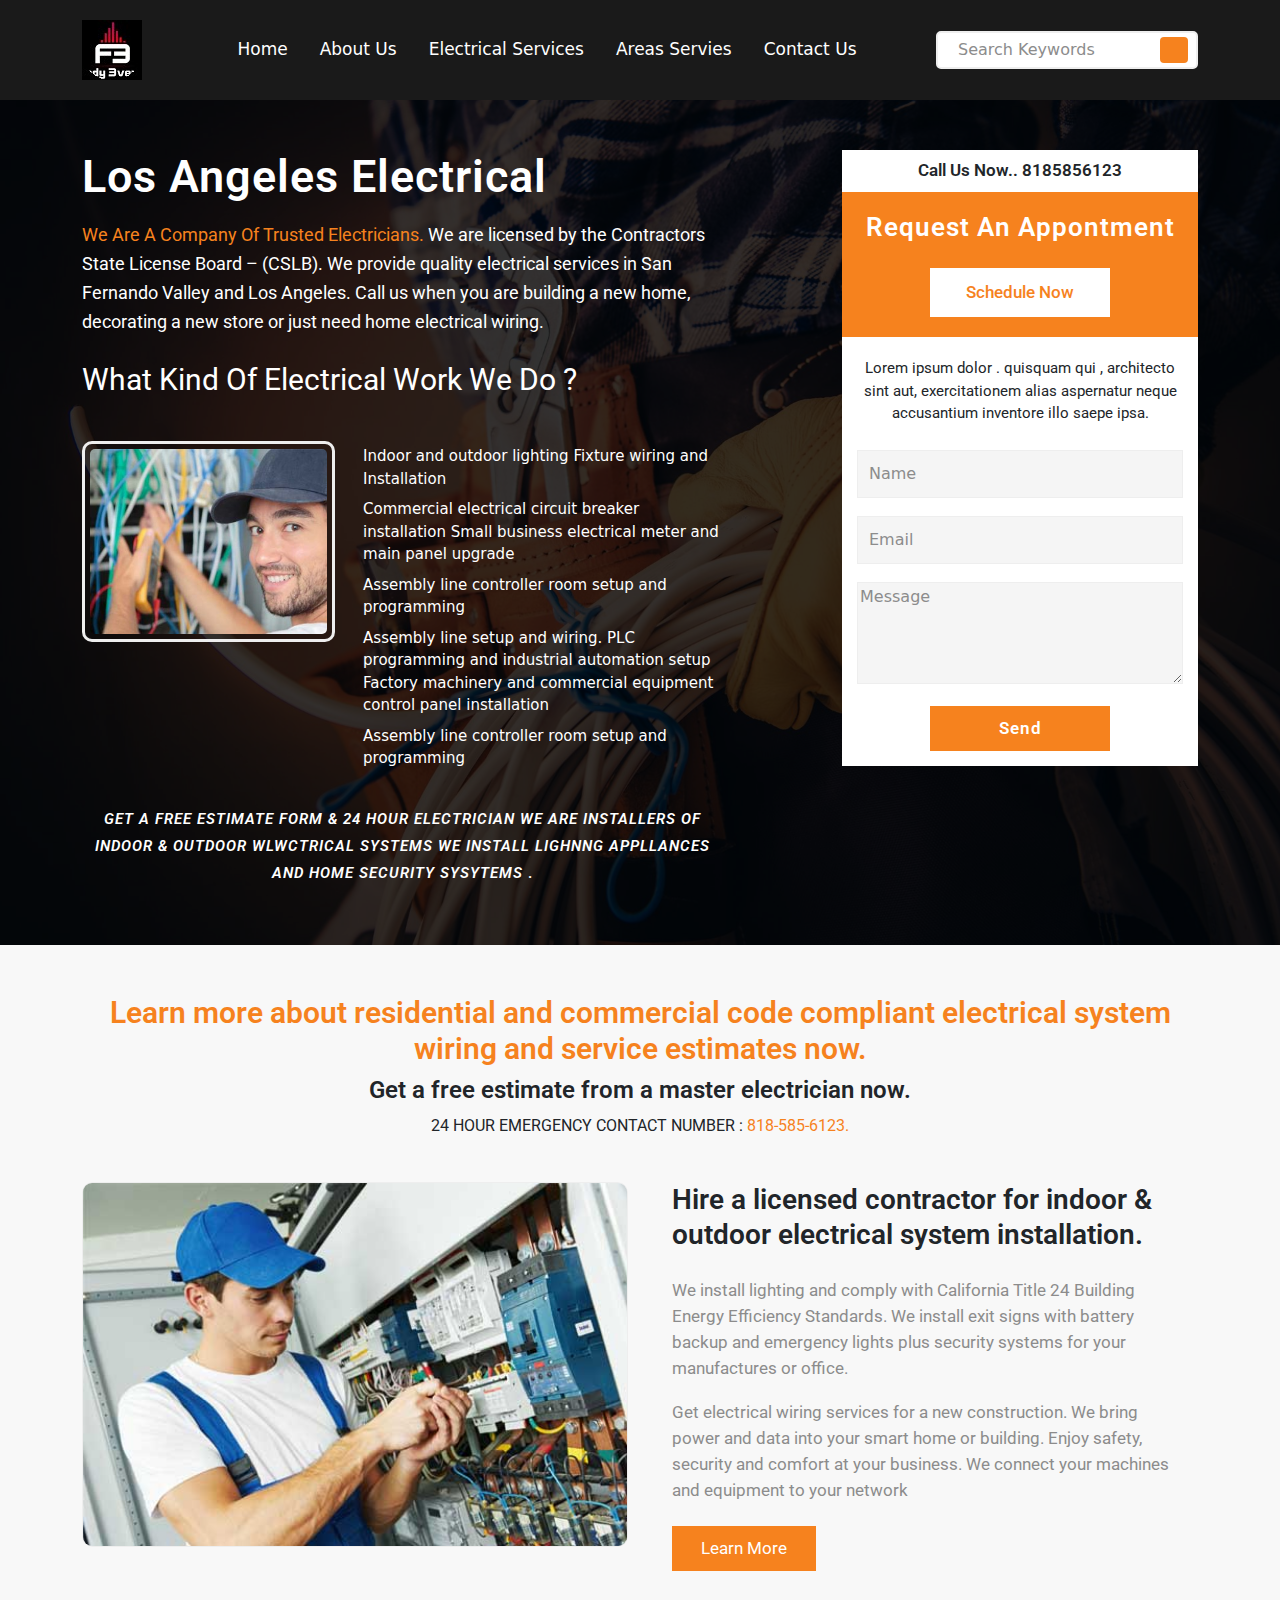
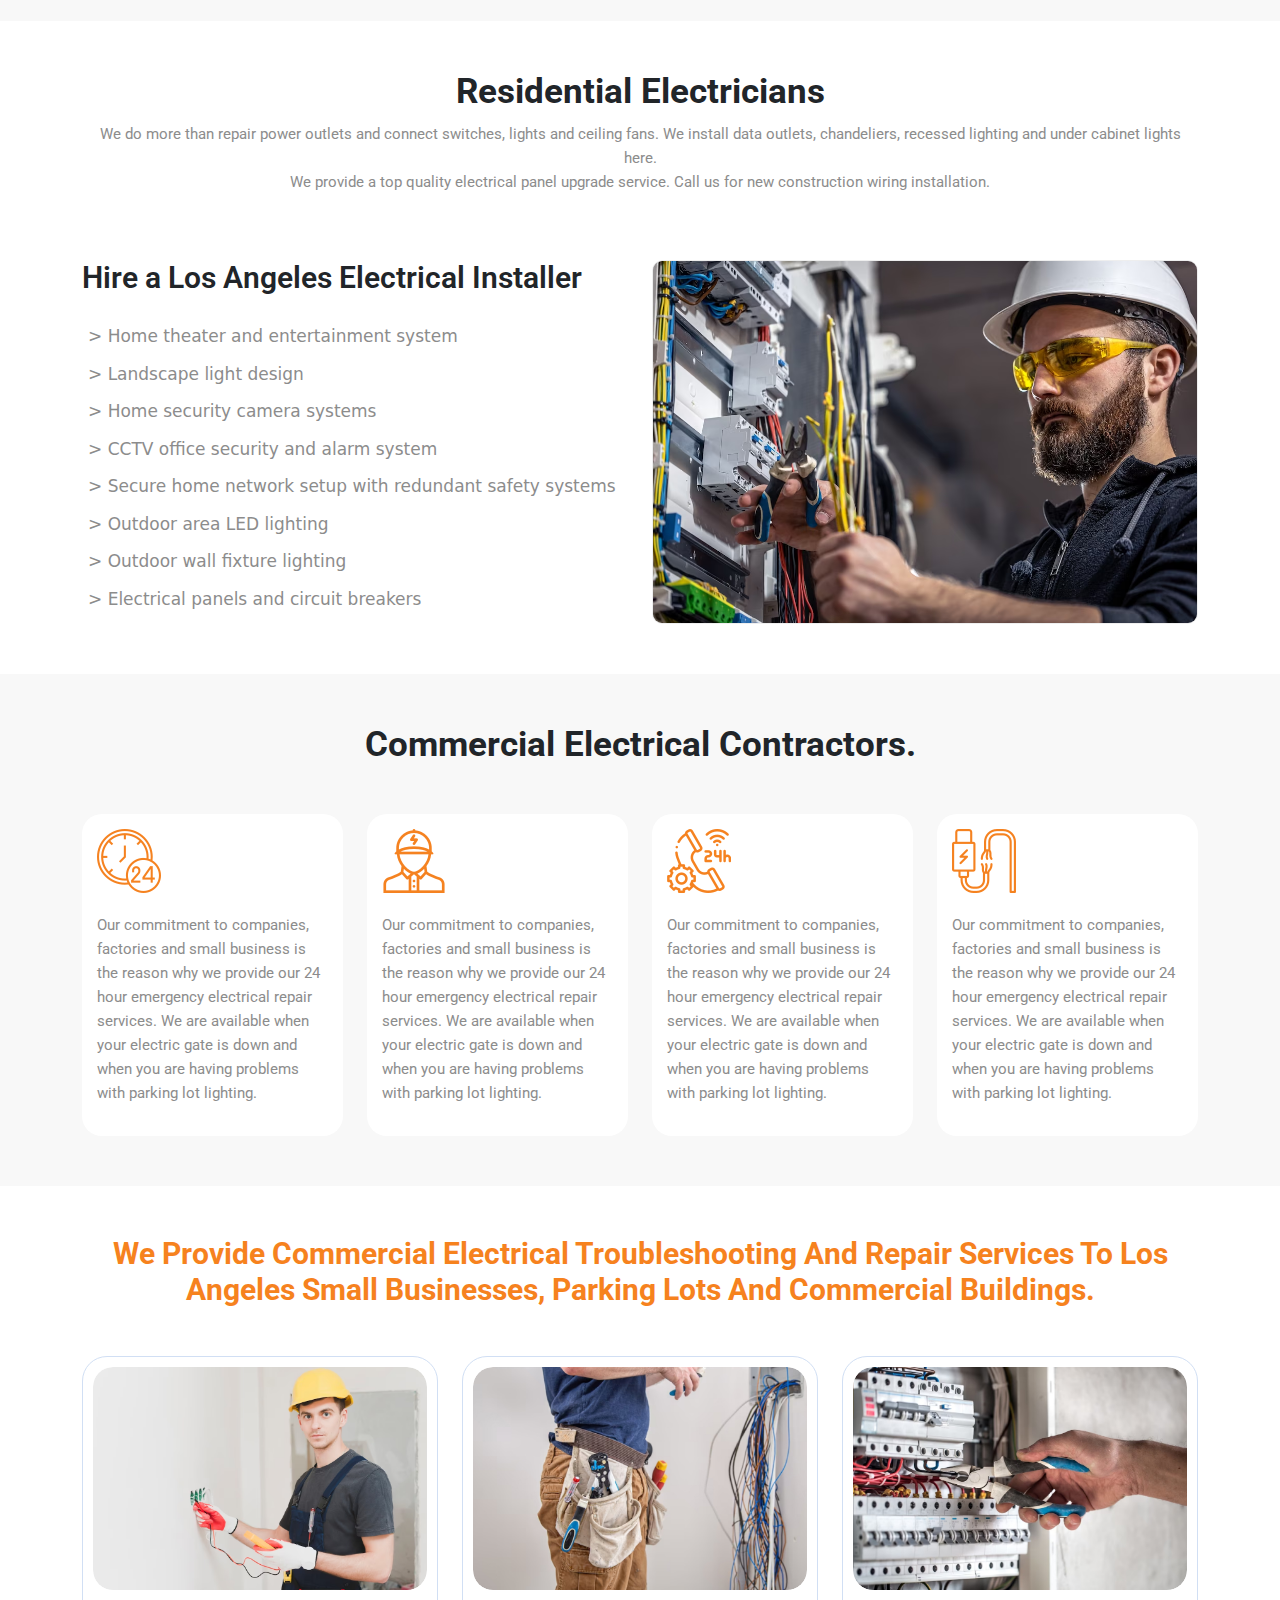
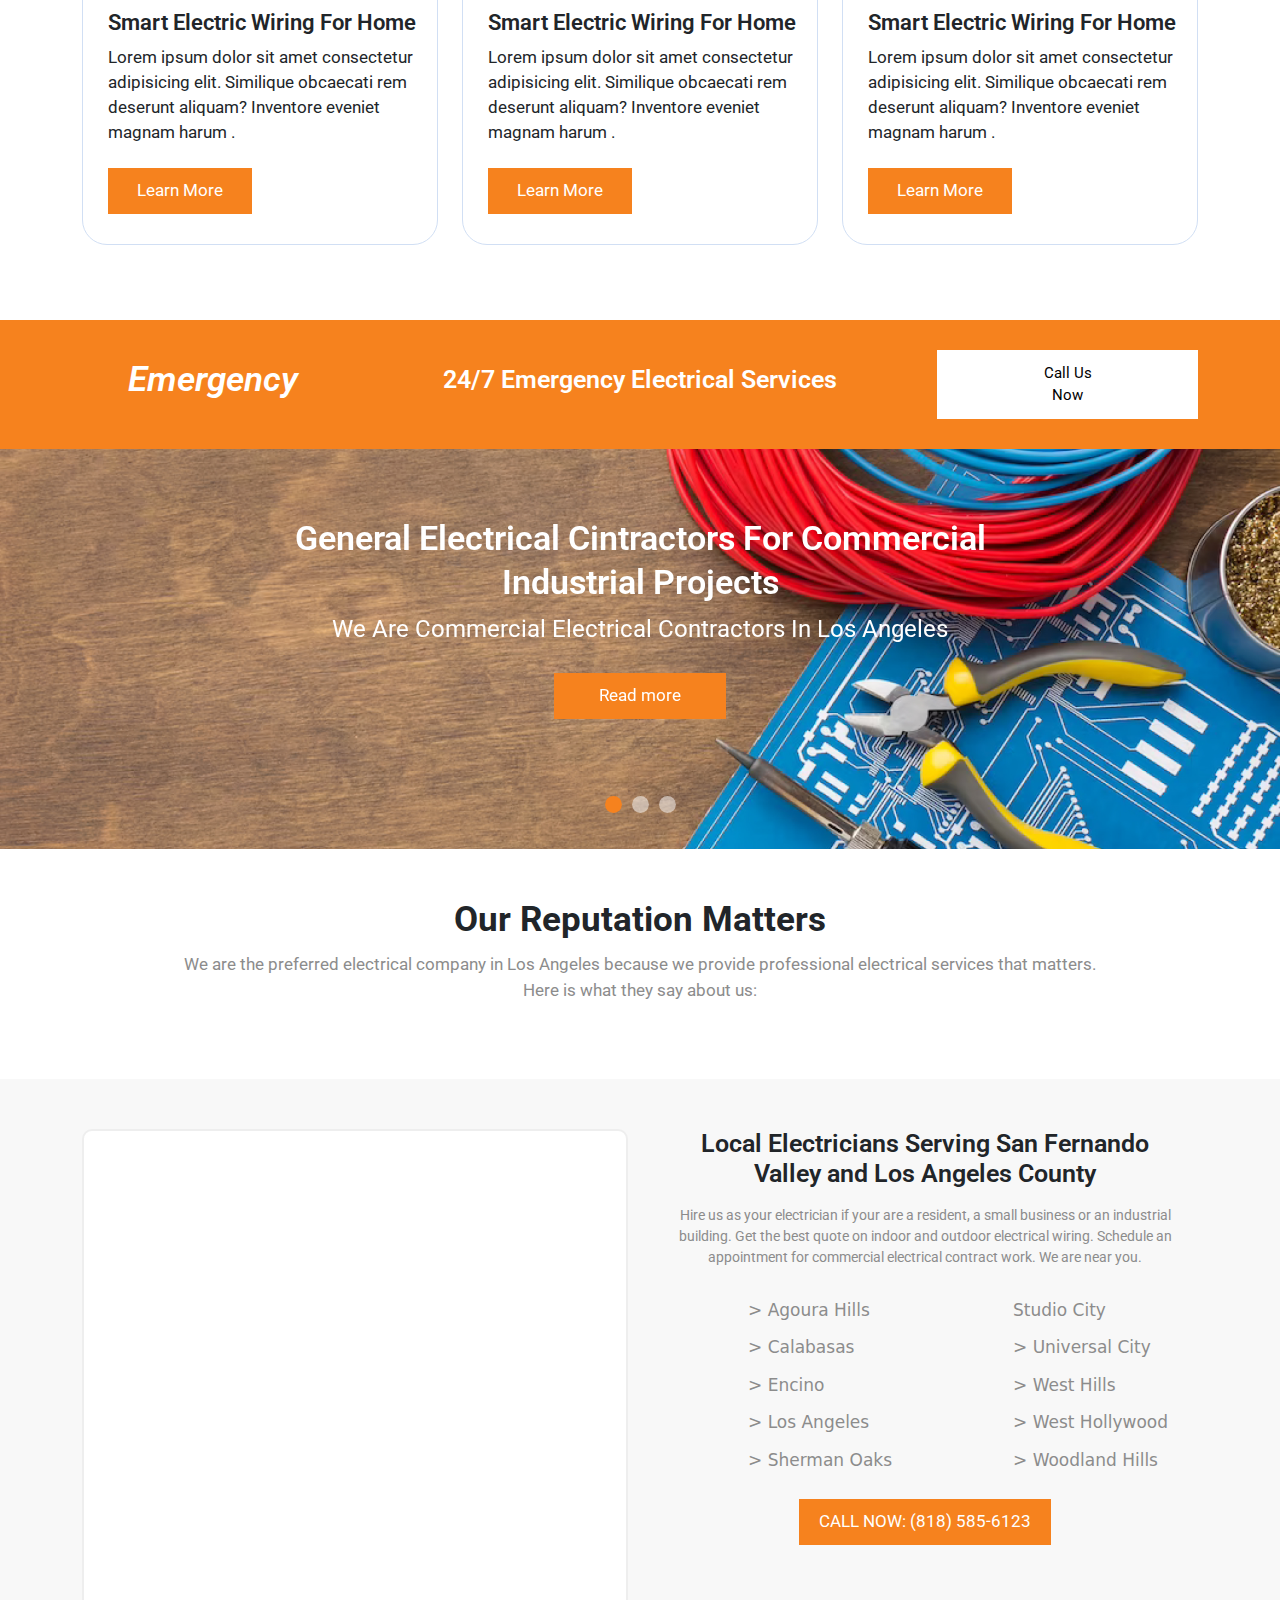
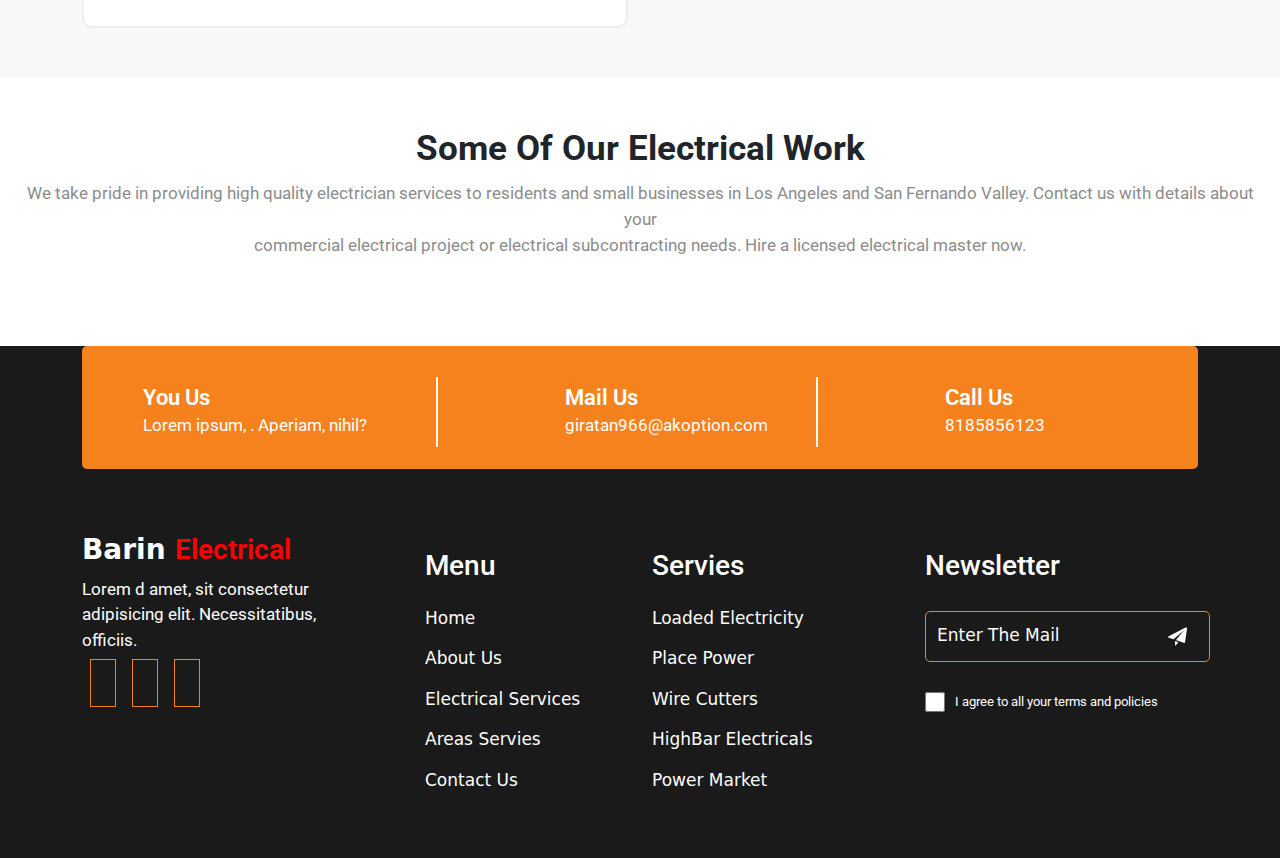
<file: index.html>
<!DOCTYPE html>
<html lang="en">

<head>
    <meta charset="UTF-8">
    <meta name="viewport" content="width=device-width, initial-scale=1.0">
    <title>home page</title>
    <!-- stylesheet  -->
    <link rel="stylesheet" href="css/bootstrap.min.css">
    <link rel="stylesheet" href="css/stylesheet.css">
    <!-- responsive stylesheet  -->
    <link rel="stylesheet" href="css/responsive.css">
    <!-- owl cdn  -->
    <link rel="stylesheet" href="https://cdnjs.cloudflare.com/ajax/libs/OwlCarousel2/2.3.4/assets/owl.carousel.min.css"
        integrity="sha512-tS3S5qG0BlhnQROyJXvNjeEM4UpMXHrQfTGmbQ1gKmelCxlSEBUaxhRBj/EFTzpbP4RVSrpEikbmdJobCvhE3g=="
        crossorigin="anonymous" referrerpolicy="no-referrer" />
    <link rel="stylesheet"
        href="https://cdnjs.cloudflare.com/ajax/libs/OwlCarousel2/2.3.4/assets/owl.theme.default.min.css"
        integrity="sha512-sMXtMNL1zRzolHYKEujM2AqCLUR9F2C4/05cdbxjjLSRvMQIciEPCQZo++nk7go3BtSuK9kfa/s+a4f4i5pLkw=="
        crossorigin="anonymous" referrerpolicy="no-referrer" />
    <!-- icon cdn  -->
    <link rel="stylesheet" href="https://cdnjs.cloudflare.com/ajax/libs/font-awesome/6.4.0/css/all.min.css"
        integrity="sha512-iecdLmaskl7CVkqkXNQ/ZH/XLlvWZOJyj7Yy7tcenmpD1ypASozpmT/E0iPtmFIB46ZmdtAc9eNBvH0H/ZpiBw=="
        crossorigin="anonymous" referrerpolicy="no-referrer" />
</head>

<body>
    <!-- ========== Start header ========== -->
    <header>
        <nav class="navbar navbar-expand-lg navbar-light ">
            <div class="container">
                <a class="navbar-brand" href="#"><img src="images/logo.jpg" alt=""></a>
                <!-- <a class="navbar-brand" href="#">Barin  <span class="Electrical">Electrical</span></a> -->
                <button class="navbar-toggler" type="button" data-bs-toggle="collapse"
                    data-bs-target="#navbarSupportedContent" aria-controls="navbarSupportedContent"
                    aria-expanded="false" aria-label="Toggle navigation">
                    <span class="navbar-toggler-icon"></span>
                </button>
                <div class="collapse navbar-collapse" id="navbarSupportedContent">
                    <ul class="navbar-nav ms-auto mb-2 mb-lg-0">
                        <li class="nav-item">
                            <a class="nav-link active" aria-current="page" href="#">Home</a>
                        </li>
                        <li class="nav-item">
                            <a class="nav-link" href="about.html">about us </a>
                        </li>
                        <li class="nav-item">
                            <a class="nav-link" href="#">electrical services </a>
                        </li>
                        <li class="nav-item">
                            <a class="nav-link" href="#">areas servies</a>
                        </li>
                        <li class="nav-item">
                            <a class="nav-link" href="contact.html">contact us </a>
                        </li>
                    </ul>
                    <form class="d-flex ms-auto input-style">
                        <input type="text" placeholder="search keywords" aria-label="Amount (to the nearest dollar)">
                        <span class="input-group-text"><i class="fa-solid fa-magnifying-glass"></i></span>
                    </form>
                </div>
            </div>
        </nav>
    </header>

    <!-- ========== End header ========== -->

    <!-- ========== Start banner ========== -->
    <section id="banner-section">
        <div class="container">
            <div class="row">
                <div class="col-lg-7 col-md-12 col-sm-12 col-12 d-flex  ">
                    <div class="left-side-style">
                        <h2>Los Angeles Electrical </h2>
                        <p class="We"><span style="color:#F6821E; text-transform: capitalize; font-weight: 400;">We are
                                a company of trusted electricians. </span> We are licensed by the Contractors State
                            License
                            Board – (CSLB).
                            We provide quality electrical services in San Fernando Valley and Los Angeles. Call us when
                            you are building a new home, decorating a new store or just need home electrical wiring.</p>
                        <h3>what kind of electrical work we do ?</h3>
                        <!-- row  -->
                        <div class="row ">
                            <div class="col-md-5 col-sm-12 col-12 flex aalign-itmes-center ">
                                <div class="img-box">
                                    <img src="images/img-1.jpg" alt="" class="img-fluid">
                                </div>
                            </div>
                            <div class="col-md-7 col-sm-12 col-12 ">
                                <div class="right-text">
                                    <li>
                                        Indoor and outdoor lighting Fixture wiring and Installation
                                    </li>
                                    <li>
                                        Commercial electrical circuit breaker installation
                                        Small business electrical meter and main panel upgrade
                                    </li>
                                    <li>
                                        Assembly line controller room setup and programming
                                    </li>
                                    <li>
                                        Assembly line setup and wiring.
                                        PLC programming and industrial automation setup
                                        Factory machinery and commercial equipment control panel installation
                                    </li>
                                    <li>
                                        Assembly line controller room setup and programming

                                    </li>




                                </div>

                            </div>
                            <H2 class="GET"><em> GET A FREE ESTIMATE FORM & 24 HOUR ELECTRICIAN WE ARE INSTALLERS OF
                                    INDOOR & OUTDOOR WLWCTRICAL SYSTEMS WE INSTALL LIGHNNG APPLLANCES AND HOME SECURITY
                                    SYSYTEMS</em> .</H2>
                        </div>


                    </div>
                </div>

                <div class="col-lg-4  col-md-12 col-sm-12 col-12 z-index offset-lg-1">
                    <div class="right-form">
                        <div class="form-top">
                            <p>call us now.. 8185856123 </p>
                        </div>
                        <div class="call-text">
                            <h3>request an appontment</h3>
                            <button class=""> schedule now</button>
                        </div>
                        <div class="input-text">
                            <p>Lorem ipsum dolor . quisquam qui , architecto sint aut, exercitationem alias aspernatur
                                neque accusantium inventore illo saepe ipsa.</p>
                            <form action="">
                                <input type="text" name="" id="" placeholder="name">
                                <input type="email" name="" id="" placeholder="email">
                                <textarea name="" id="" rows="4" placeholder="Message "></textarea>
                                <button class="send">send</button>
                            </form>
                        </div>
                    </div>
                </div>

            </div>

        </div>

    </section>
    <!-- ========== End banner ========== -->


    <!-- ========== Start learn more about us  ========== -->
    <section class="learn-about">
        <div class="container">
            <h3 class="learn-more">Learn more about residential and commercial code compliant electrical system wiring
                and service estimates now.</h3>
            <p class="Get-a">Get a free estimate from a master electrician now. </p>
            <p class="HOUR"> 24 HOUR EMERGENCY CONTACT NUMBER : <span class="number">818-585-6123.</span></p>
            <div class="row">
                <div class="col-lg-6 col-md-12 col-sm-12 col-12">
                    <div class="img">
                        <img src="images/1.jpg" alt="">
                    </div>

                </div>

                <div class="col-lg-6 col-md-12 col-sm-12 col-12 d-flex align-items-center">
                    <div class="text">
                        <h3 class="Hire">Hire a licensed contractor for indoor & outdoor electrical system installation.
                        </h3>
                        <p class="We-install">We install lighting and comply with California Title 24 Building Energy
                            Efficiency Standards. We install exit signs with battery backup and emergency lights plus
                            security systems for your manufactures or office. </p>

                        <p class="We-install"> Get electrical wiring services for a new construction. We bring power and
                            data into your
                            smart home or building. Enjoy safety, security and comfort at your business. We connect your
                            machines and equipment to your network</p>
                        <button class="Learn"> Learn More</button>
                    </div>
                </div>
            </div>

        </div>

    </section>

    <!-- ========== End learn more about us  ========== -->

    <!-- ========== Start section two about us  ========== -->
    <section id="about-us">
        <div class="container">
            <h3 class="heading-style">residential electricians </h3>
            <p class="We-do">We do more than repair power outlets and connect switches, lights and ceiling fans. We
                install data outlets, chandeliers, recessed lighting and under cabinet lights here. <br>We provide a top
                quality electrical panel upgrade service. Call us for new construction wiring installation.</p>
            <div class="row">
                <div class="col-md-6 col-sm-12 col-12">
                    <div class="text">
                        <h4>Hire a Los Angeles Electrical Installer</h4>
                        <li>> Home theater and entertainment system</li>
                        <li>> Landscape light design</li>
                        <li> > Home security camera systems</li>
                        <li>> CCTV office security and alarm system</li>
                        <li>> Secure home network setup with redundant safety systems</li>
                        <li>> Outdoor area LED lighting</li>
                        <li>> Outdoor wall fixture lighting</li>
                        <li>> Electrical panels and circuit breakers</li>
                    </div>

                </div>
                <div class="col-md-6">
                    <div class="img">

                        <img src="images/about-us.avif" alt="" class="img-fluid">
                    </div>

                </div>

            </div>

        </div>

    </section>
    <!-- ========== End section two about us  ========== -->


    <!-- ========== Start Commercial cards ========== -->
    <section class="commercial-cards">
        <div class="container">
            <h3 class="heading-style text-center">Commercial Electrical Contractors.
            </h3>
            <div class="row">
                <div class="col-lg-3 col-md-6 col-sm-6 col-12 ">
                    <div class="cards-style">
                        <div class="img-icon">
                            <img src="images/watch.png" alt="">
                        </div>
                        <div class="text">
                            <p>Our commitment to companies, factories and small business is the reason why we provide
                                our 24 hour emergency electrical repair services. We are available when your electric
                                gate is down and when you are having problems with parking lot lighting.
                            </p>
                        </div>
                    </div>

                </div>
                <div class="col-lg-3 col-md-6 col-sm-6 col-12  ">
                    <div class="cards-style">
                        <div class="img-icon">
                            <img src="images/icon-1.png" alt="">
                        </div>
                        <div class="text">
                            <p>Our commitment to companies, factories and small business is the reason why we provide
                                our 24 hour emergency electrical repair services. We are available when your electric
                                gate is down and when you are having problems with parking lot lighting.
                            </p>
                        </div>
                    </div>

                </div>
                <div class="col-lg-3 col-md-6 col-sm-6 col-12  ">
                    <div class="cards-style">
                        <div class="img-icon">
                            <img src="images/icon-2.png" alt="">

                        </div>
                        <div class="text">
                            <p>Our commitment to companies, factories and small business is the reason why we provide
                                our 24 hour emergency electrical repair services. We are available when your electric
                                gate is down and when you are having problems with parking lot lighting.
                            </p>
                        </div>
                    </div>

                </div>
                <div class="col-lg-3 col-md-6 col-sm-6 col-12  ">
                    <div class="cards-style">
                        <div class="img-icon">
                            <img src="images/icon-3.png" alt="">

                        </div>
                        <div class="text">
                            <p>Our commitment to companies, factories and small business is the reason why we provide
                                our 24 hour emergency electrical repair services. We are available when your electric
                                gate is down and when you are having problems with parking lot lighting.
                            </p>
                        </div>
                    </div>

                </div>

            </div>

        </div>
    </section>
    <!-- ========== End Commercial cards ========== -->


    <!-- ========== Start services ========== -->
    <section class="s-cards">
        <div class="container">
            <h3 class="provide">We provide commercial electrical troubleshooting and repair services to Los
                Angeles small businesses, parking lots and commercial buildings.</h3>
            <div class="row mt-lg-5">
                <div class="col-md-4 col-sm-6 col-12 set-padding-sm set-padding-sm">
                    <div class="card-syle">
                        <div class="img">
                            <img src="images/card.jpg" alt="">
                        </div>
                        <div class="text">
                            <h4>smart electric wiring for home </h4>
                            <p>Lorem ipsum dolor sit amet consectetur adipisicing elit. Similique obcaecati rem deserunt
                                aliquam? Inventore eveniet magnam harum .</p>
                            <button class="learn"> learn more</button>
                        </div>
                    </div>

                </div>
                <div class="col-md-4 col-sm-6 col-12 set-padding-sm">
                    <div class="card-syle">
                        <div class="img">
                            <img src="images/img-2.jpg" alt="">
                        </div>
                        <div class="text">
                            <h4>smart electric wiring for home </h4>
                            <p>Lorem ipsum dolor sit amet consectetur adipisicing elit. Similique obcaecati rem deserunt
                                aliquam? Inventore eveniet magnam harum .</p>
                            <button class="learn"> learn more</button>
                        </div>
                    </div>

                </div>
                <div class="col-md-4 col-sm-6 col-12 set-padding-sm">
                    <div class="card-syle">
                        <div class="img">
                            <img src="images/img-3.jpg" alt="">
                        </div>
                        <div class="text">
                            <h4>smart electric wiring for home </h4>
                            <p>Lorem ipsum dolor sit amet consectetur adipisicing elit. Similique obcaecati rem deserunt
                                aliquam? Inventore eveniet magnam harum .</p>
                            <button class="learn"> learn more</button>
                        </div>
                    </div>

                </div>

            </div>
        </div>

    </section>
    <!-- ========== End services ========== -->

    <!-- ========== Start emergency ========== -->
    <section id="emergency">
        <div class="container">
            <div class="row">
                <div class="col-md-3 col-sm-6 col-12  d-flex justify-content-center align-items-center">
                    <h3> <em>emergency </em></h3>
                </div>
                <div class="col-md-6 col-sm-6 col-12  d-flex justify-content-center align-items-center">
                    <h4>24/7 emergency Electrical services</h4>
                </div>
                <div class="col-md-3 col-sm-6 col-12  d-flex justify-content-center align-items-center">
                    <button>call us now</button>
                </div>
            </div>

        </div>
    </section>
    <!-- ========== End emergency ========== -->

    <!-- ========== Start banner slider section ========== -->
    <section class="banner-slider">
        <div id="carouselExampleCaptions" class="carousel slide" data-bs-ride="carousel">
            <div class="carousel-indicators">
                <button type="button" data-bs-target="#carouselExampleCaptions" data-bs-slide-to="0" class="active"
                    aria-current="true" aria-label="Slide 1"></button>
                <button type="button" data-bs-target="#carouselExampleCaptions" data-bs-slide-to="1"
                    aria-label="Slide 2"></button>
                <button type="button" data-bs-target="#carouselExampleCaptions" data-bs-slide-to="2"
                    aria-label="Slide 3"></button>
            </div>
            <div class="carousel-inner">
                <div class="carousel-item active">
                    <img src="images/slide-1.jpg" class="d-block w-100" alt="...">
                    <div class="carousel-caption ">
                        <h5>general electrical cintractors for commercial <br> industrial projects</h5>
                        <p>we are commercial electrical contractors in los angeles</p>
                        <button> Read more</button>
                    </div>
                </div>
                <div class="carousel-item">
                    <img src="images/Group 3.jpg" class="d-block w-100" alt="...">
                    <div class="carousel-caption">
                        <h5>general electrical cintractors for commercial <br> industrial projects</h5>

                        <p>we are commercial electrical contractors in los angeles</p>
                        <button> Read more</button>
                    </div>
                </div>
                <div class="carousel-item">
                    <img src="images/slide-3.jpg" class="d-block w-100" alt="...">
                    <div class="carousel-caption ">
                        <h5>general electrical cintractors for commercial <br> industrial projects</h5>

                        <p>we are commercial electrical contractors in los angeles</p>
                        <button> Read more</button>
                    </div>
                </div>
            </div>
        </div>

    </section>
    <!-- ========== End banner slider section ========== -->

    <!-- ========== Start our reputation matters! ========== -->
    <section class="reputation-matters">
        <div class="container">
            <h3 class="heading-style"> our reputation matters</h3>
            <p class="We-are">We are the preferred electrical company in Los Angeles because we provide professional
                electrical
                services that matters.<br> Here is what they say about us:</p>
            <!-- boxs  -->
            <div class="owl-carousel owl-theme" id="c-one">


                <div class="item">
                    <div class="box-edit">
                        <div class="img-box">
                            <img src="images/t-1.png" alt="">
                        </div>
                        <div class="text">
                            <h5>Eli Kitt</h5>
                            <i class="fa-solid fa-star"></i>
                            <i class="fa-solid fa-star"></i>
                            <i class="fa-solid fa-star"></i>
                            <i class="fa-solid fa-star"></i>
                            <i class="fa-solid fa-star"></i>
                            <p>Great work. Reliable, high quality and always responds to follow up questions. Customer
                                service is A+++. Highly recommend. Read More
                            </p>
                        </div>
                    </div>
                </div>



                <div class="item">
                    <div class="box-edit">
                        <div class="img-box">
                            <img src="images/t-2.png" alt="">
                        </div>
                        <div class="text">
                            <h5>Carolin Pira</h5>
                            <i class="fa-solid fa-star"></i>
                            <i class="fa-solid fa-star"></i>
                            <i class="fa-solid fa-star"></i>
                            <i class="fa-solid fa-star"></i>
                            <i class="fa-solid fa-star"></i>
                            <p>
                                We had Ronald for few of our electrical projects. He did a great job, so knowledgeable
                                and professional I am so so happy with the results.. Read More
                            </p>
                        </div>
                    </div>
                </div>
                <div class="item">
                    <div class="box-edit">
                        <div class="img-box">
                            <img src="images/t-1.png" alt="">

                        </div>
                        <div class="text">
                            <h5>FadyEvents</h5>
                            <i class="fa-solid fa-star"></i>
                            <i class="fa-solid fa-star"></i>
                            <i class="fa-solid fa-star"></i>
                            <i class="fa-solid fa-star"></i>
                            <i class="fa-solid fa-star"></i>
                            <p>Ronald with BarinElectrical helped me with my lighting equipment and LED dance floor set
                                up, installation, and repairs. Ronald is is my go to guy for all... Read More
                            </p>
                        </div>
                    </div>
                </div>
            </div>
        </div>
    </section>
    <!-- ========== End our reputation matters! ========== -->

    <!-- ========== Start map ========== -->
    <section class="map-section">
        <div class="container">
            <div class="row">
                <div class="col-lg-6 col-md-12 col-sm-12 col-12">
                    <div class="map-style">
                        <iframe
                            src="https://www.google.com/maps/embed?pb=!1m18!1m12!1m3!1d423286.88280506054!2d-118.74138381401502!3d34.02003923646538!2m3!1f0!2f0!3f0!3m2!1i1024!2i768!4f13.1!3m3!1m2!1s0x80c2c75ddc27da13%3A0xe22fdf6f254608f4!2sLos%20Angeles%2C%20CA%2C%20USA!5e0!3m2!1sen!2sin!4v1687466895404!5m2!1sen!2sin"
                            width="600" height="450" style="border:0;" allowfullscreen="" loading="lazy"
                            referrerpolicy="no-referrer-when-downgrade"></iframe>

                    </div>

                </div>
                <div class="col-md-12 col-lg-6 col-sm-12 col-12">
                    <div class="text">
                        <h3>Local Electricians Serving San Fernando Valley and Los Angeles County
                        </h3>
                        <p class="Hire">Hire us as your electrician if your are a resident, a small business or an
                            industrial
                            building. Get the best quote on indoor and outdoor electrical wiring. Schedule an
                            appointment for commercial electrical contract work. We are near you.
                        </p>
                        <!-- row  -->
                        <div class="row mt-4">
                            <div class="col-md-6 col-sm-6 col-12">
                                <div class="li-set">
                                    <li>> Agoura Hills</li>
                                    <li> > Calabasas</li>
                                    <li>> Encino</li>
                                    <li>> Los Angeles</li>
                                    <li> > Sherman Oaks</li>
                                </div>
                            </div>
                            <div class="col-md-6 col-sm-6 col-12">
                                <div class="li-set">
                                    <li> Studio City</li>
                                    <li> > Universal City</li>
                                    <li> > West Hills</li>
                                    <li> > West Hollywood</li>
                                    <li> > Woodland Hills</li>
                                </div>
                            </div>

                        </div>
                        <button class="CALL"> CALL NOW: (818) 585-6123</button>
                    </div>

                </div>

            </div>

        </div>

    </section>
    <!-- ========== End map ========== -->

    <!-- ========== Start electrical work cards ========== -->
    <section class="work-cards">
        <div class="container-fluid">
            <h3 class="heading-style">some of our electrical work</h3>
            <p class="We-take">We take pride in providing high quality electrician services to residents and small
                businesses in Los Angeles and San Fernando Valley. Contact us with details about your <br> commercial
                electrical project or electrical subcontracting needs. Hire a licensed electrical master now.</p>
            <!-- owl  -->
            <div class="owl-carousel owl-theme" id="c-two">
                <div class="item-style">
                    <div class="card-box ">
                        <img src="images/c-2.jpg" alt="">
                    </div>
                    <div class="overlay">
                        <i class="fa-solid fa-plus"></i>
                    </div>
                </div>
                <div class="item-style">
                    <div class="card-box ">
                        <img src="images/c-3.jpg" alt="">
                    </div>
                    <div class="overlay">
                        <i class="fa-solid fa-plus"></i>
                    </div>
                </div>
                <div class="item-style">
                    <div class="card-box ">
                        <img src="images/c-4.jpg" alt="">
                    </div>
                    <div class="overlay">
                        <i class="fa-solid fa-plus"></i>
                    </div>
                </div>
                <div class="item-style">
                    <div class="card-box ">
                        <img src="images/c-5.jpg" alt="">
                    </div>
                    <div class="overlay">
                        <i class="fa-solid fa-plus"></i>
                    </div>
                </div>
                <div class="item-style">
                    <div class="card-box ">
                        <img src="images/c-6.jpg" alt="">
                    </div>
                    <div class="overlay">
                        <i class="fa-solid fa-plus"></i>
                    </div>
                </div>
            </div>

        </div>
    </section>
    <!-- ========== End  electrical work cards ========== -->

    <!-- ========== Start foooter ========== -->
    <footer>
        <div class="container">
            <div class="bg-color">
                <div class="row">
                    <div class="col-md-4  ">
                        <div class="style set-border">
                            <div class="icons">
                                <i class="fa-solid fa-font-awesome"></i>
                            </div>
                            <div class="text">
                                <span>you us</span>
                                <p class="box-one">Lorem ipsum, . Aperiam, nihil?</p>
                            </div>

                        </div>

                    </div>
                    <div class="col-md-4 ">
                        <div class="style set-border">
                            <div class="icon">
                                <i class="fa-regular fa-envelope"></i>
                            </div>
                            <div class="text">
                                <span> mail us</span>
                                <p class="box-one">giratan966@akoption.com</p>
                            </div>


                        </div>

                    </div>
                    <div class="col-md-4">
                        <div class="style ">
                            <div class="icon">
                                <i class="fa-solid fa-tty"></i>
                            </div>
                            <div class="text">
                                <span> call us</span>
                                <p class="box-one">8185856123</p>
                            </div>
                        </div>
                    </div>
                </div>
            </div>
            <!-- bg-color close  -->
            <div class="row">
                <div class="col-lg-3 col-md-6 col-sm-12 col-12  ">
                    <div class="logo">
                        <a class="navbar-brand" href="#">Barin <span class="Electrical">Electrical</span></a>
                        <p class="f-p">Lorem d amet, sit consectetur adipisicing elit. Necessitatibus, officiis.</p>
                        <div class="icon">
                            <a href="#"> <i class="fa-brands fa-facebook"></i>
                                <a href="#"> <i class="fa-brands fa-instagram"></i></a>
                                <a href="#"> <i class="fa-brands fa-twitter"></i></a>
                        </div>
                    </div>

                </div>




                <div class="col-lg-3 col-md-6 col-sm-12 col-12   set-the-padding ">
                    <div class="menu">
                        <h2>menu</h2>
                        <li><a href="#"> home</a></li>
                        <li><a href="#"> about us</a></li>
                        <li><a href="#">electrical services </a></li>
                        <li><a href="#"> areas servies</a></li>
                        <li><a href="#"> contact us</a></li>
                    </div>

                </div>

                <div class="col-lg-3 col-md-6 col-sm-12 col-12 ">
                    <div class="menu">
                        <h2>servies</h2>
                        <li><a href="#"> Loaded Electricity </a></li>
                        <li><a href="#"> Place Power</a></li>
                        <li><a href="#">Wire Cutters </a></li>
                        <li><a href="#"> HighBar Electricals</a></li>
                        <li><a href="#">Power Market </a></li>

                    </div>

                </div>

                <div class="col-lg-3 col-md-6 col-sm-12 col-12 p-0">
                    <div class="menu">
                        <h2>Newsletter</h2>
                        <form action="">
                            <div class="input-group mb-3 form-style">
                                <input type="text" class="" placeholder="enter the mail"
                                    aria-label="Amount (to the nearest dollar)">
                                <span class="input-group-text"><img src="images/send.png" alt=""></span>
                            </div>
                            <div class="set-input">
                                <input type="checkbox" name="" id="" class="checkbox">
                                <span class="I-agree">I agree to all your terms and policies</span>
                            </div>
                        </form>

                    </div>
                </div>

            </div>





        </div>

        </div>
    </footer>
    <!-- ========== End foooter ========== -->
    <!-- js file  -->
    <script src="https://cdnjs.cloudflare.com/ajax/libs/jquery/3.7.0/jquery.min.js"
        integrity="sha512-3gJwYpMe3QewGELv8k/BX9vcqhryRdzRMxVfq6ngyWXwo03GFEzjsUm8Q7RZcHPHksttq7/GFoxjCVUjkjvPdw=="
        crossorigin="anonymous" referrerpolicy="no-referrer"></script>
    <script src="https://cdnjs.cloudflare.com/ajax/libs/OwlCarousel2/2.3.4/owl.carousel.min.js"
        integrity="sha512-bPs7Ae6pVvhOSiIcyUClR7/q2OAsRiovw4vAkX+zJbw3ShAeeqezq50RIIcIURq7Oa20rW2n2q+fyXBNcU9lrw=="
        crossorigin="anonymous" referrerpolicy="no-referrer"></script>
    <script src="js/bootstrap.bundle.min.js"></script>
    <script>
        $('#c-one').owlCarousel({
            loop: true,
            margin: 45,
            nav: true,
            responsive: {
                0: {
                    items: 1
                },
                600: {
                    items: 2
                },
                1000: {
                    items: 2
                }
            }
        })
    </script>

    <script>
        $('#c-two').owlCarousel({
            loop: true,
            margin: 30,
            nav: true,
            responsive: {
                0: {
                    items: 1
                },
                600: {
                    items: 3
                },
                1000: {
                    items: 5
                }
            }
        })
    </script>
</body>

</html>
</file>
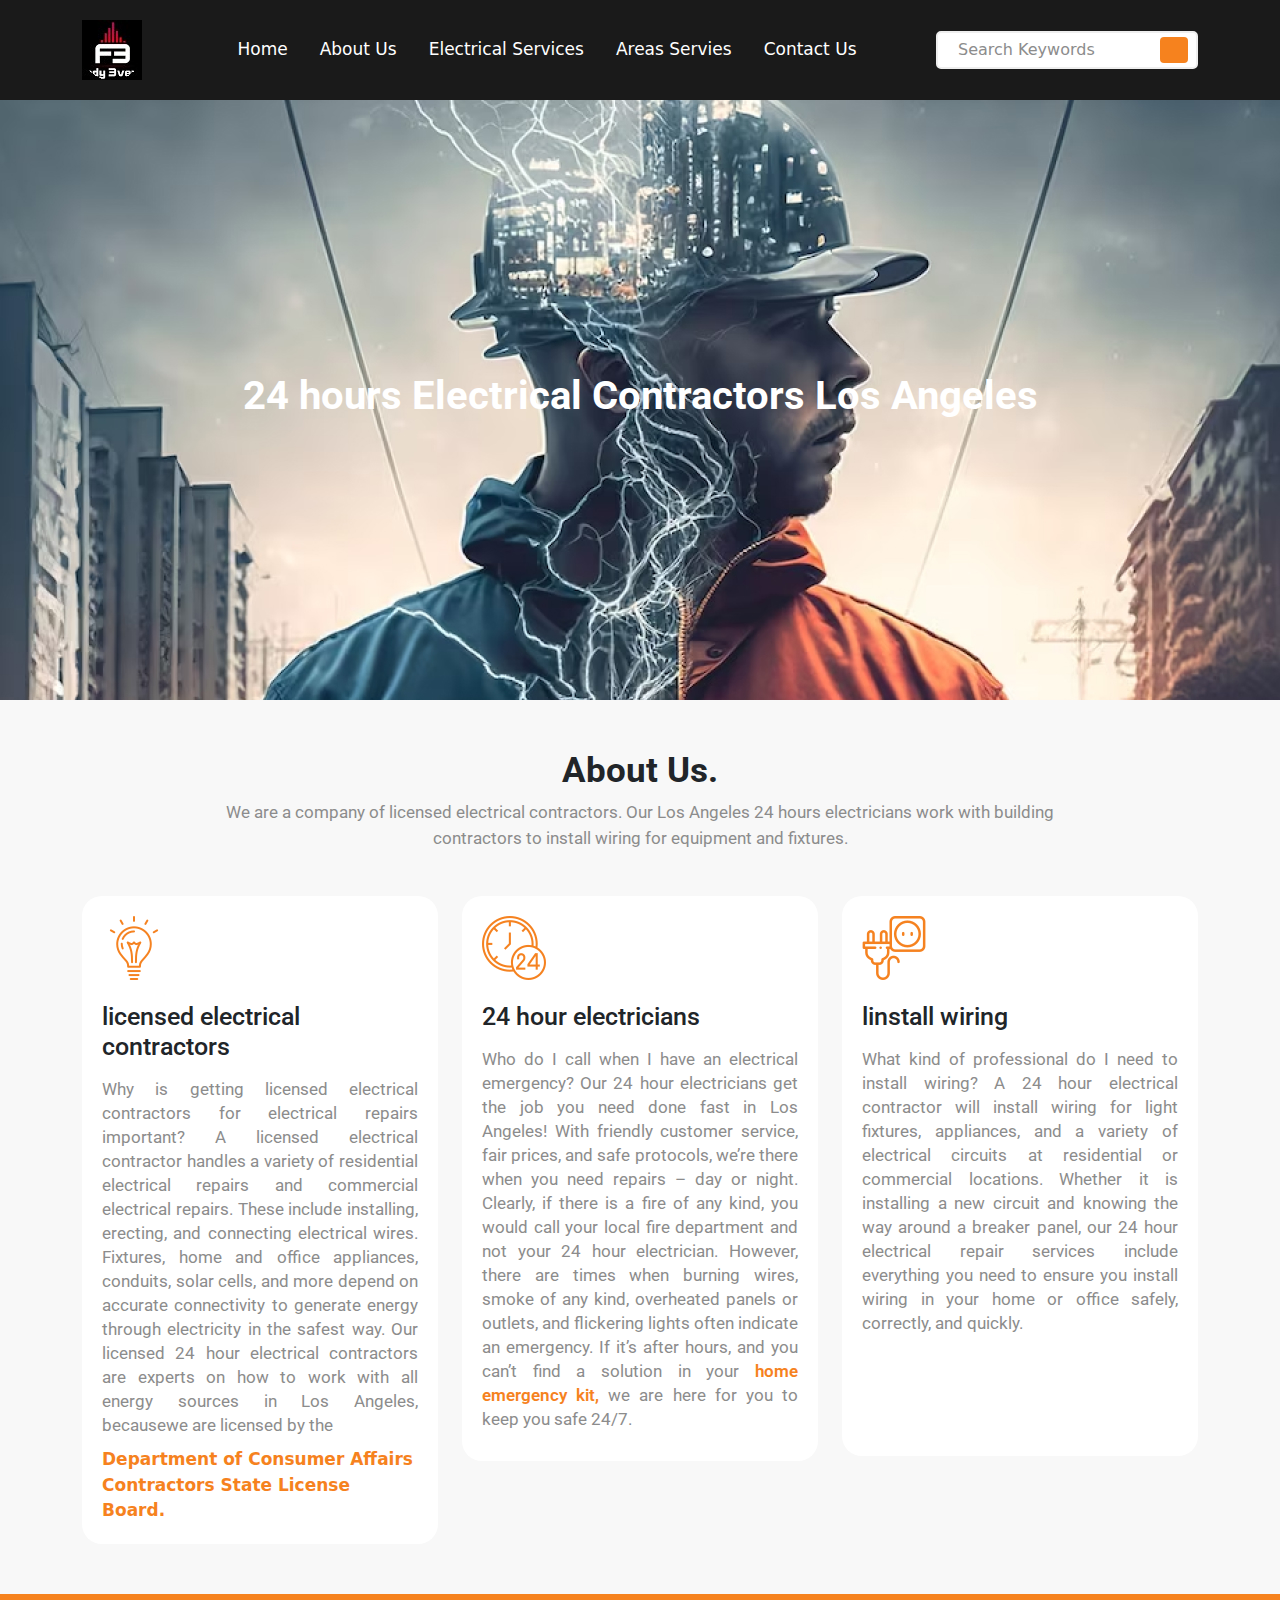
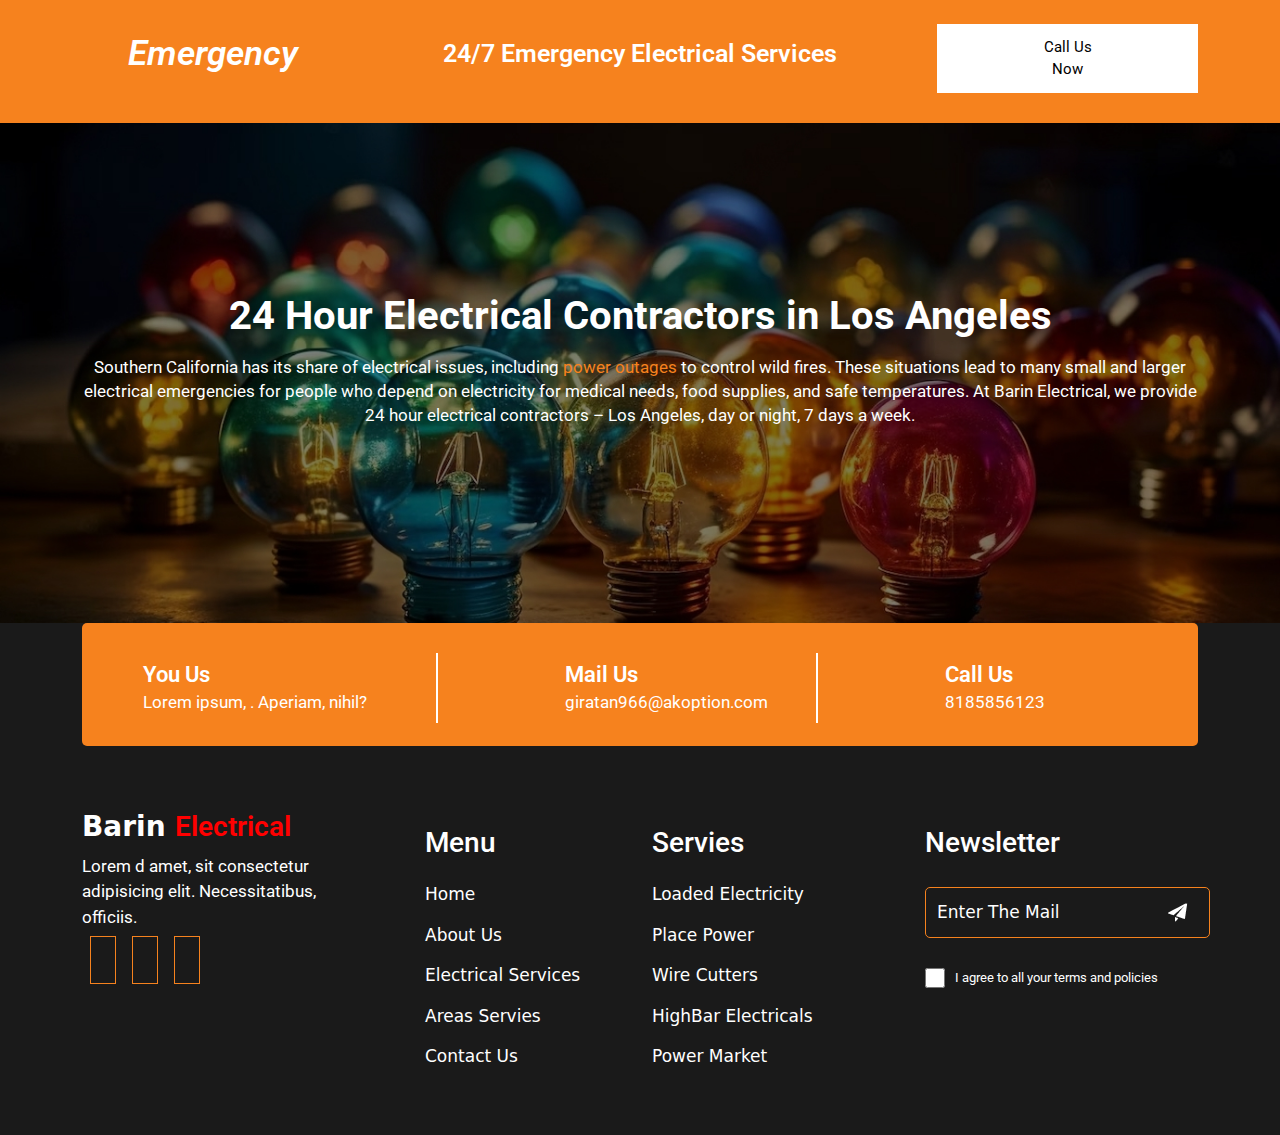
<file: about.html>
<!DOCTYPE html>
<html lang="en">

<head>
    <meta charset="UTF-8">
    <meta name="viewport" content="width=device-width, initial-scale=1.0">
    <title>about page</title>
    <!-- stylesheet  -->
    <link rel="stylesheet" href="css/bootstrap.min.css">
    <link rel="stylesheet" href="css/stylesheet.css">
    <!-- responsive stylesheet  -->
    <link rel="stylesheet" href="css/responsive.css">
    <!-- owl cdn  -->
    <link rel="stylesheet" href="https://cdnjs.cloudflare.com/ajax/libs/OwlCarousel2/2.3.4/assets/owl.carousel.min.css"
        integrity="sha512-tS3S5qG0BlhnQROyJXvNjeEM4UpMXHrQfTGmbQ1gKmelCxlSEBUaxhRBj/EFTzpbP4RVSrpEikbmdJobCvhE3g=="
        crossorigin="anonymous" referrerpolicy="no-referrer" />
    <link rel="stylesheet"
        href="https://cdnjs.cloudflare.com/ajax/libs/OwlCarousel2/2.3.4/assets/owl.theme.default.min.css"
        integrity="sha512-sMXtMNL1zRzolHYKEujM2AqCLUR9F2C4/05cdbxjjLSRvMQIciEPCQZo++nk7go3BtSuK9kfa/s+a4f4i5pLkw=="
        crossorigin="anonymous" referrerpolicy="no-referrer" />
    <!-- icon cdn  -->
    <link rel="stylesheet" href="https://cdnjs.cloudflare.com/ajax/libs/font-awesome/6.4.0/css/all.min.css"
        integrity="sha512-iecdLmaskl7CVkqkXNQ/ZH/XLlvWZOJyj7Yy7tcenmpD1ypASozpmT/E0iPtmFIB46ZmdtAc9eNBvH0H/ZpiBw=="
        crossorigin="anonymous" referrerpolicy="no-referrer" />
</head>

<body>
    <!-- ========== Start header ========== -->
    <header>
        <nav class="navbar navbar-expand-lg navbar-light ">
            <div class="container">
                <a class="navbar-brand" href="#"><img src="images/logo.jpg" alt=""></a>
                <!-- <a class="navbar-brand" href="#">Barin  <span class="Electrical">Electrical</span></a> -->
                <button class="navbar-toggler" type="button" data-bs-toggle="collapse"
                    data-bs-target="#navbarSupportedContent" aria-controls="navbarSupportedContent"
                    aria-expanded="false" aria-label="Toggle navigation">
                    <span class="navbar-toggler-icon"></span>
                </button>
                <div class="collapse navbar-collapse" id="navbarSupportedContent">
                    <ul class="navbar-nav ms-auto mb-2 mb-lg-0">
                        <li class="nav-item">
                            <a class="nav-link active" aria-current="page" href="#">Home</a>
                        </li>
                        <li class="nav-item">
                            <a class="nav-link" href="#">about us </a>
                        </li>
                        <li class="nav-item">
                            <a class="nav-link" href="#">electrical services </a>
                        </li>
                        <li class="nav-item">
                            <a class="nav-link" href="#">areas servies</a>
                        </li>
                        <li class="nav-item">
                            <a class="nav-link" href="#">contact us </a>
                        </li>
                    </ul>
                    <form class="d-flex ms-auto input-style">
                        <input type="text" placeholder="search keywords" aria-label="Amount (to the nearest dollar)">
                        <span class="input-group-text"><i class="fa-solid fa-magnifying-glass"></i></span>
                    </form>
                </div>
            </div>
        </nav>
    </header>
    <!-- ========== End header ========== -->

    <!-- ========== Start about-us-section ========== -->
    <section id="about-us-section">
        <div class="container">
            <div class="text">
                <h3>24 hours Electrical Contractors Los Angeles
                </h3>
            </div>
        </div>
    </section>
    <!-- ========== End about-us-section ========== -->

    <!-- ========== Start about-cards ========== -->
    <section id="a-cards">
        <div class="container">
            <h3 class="heading-style">About Us.</h3>
            <p class="text-center">We are a company of licensed electrical contractors. Our Los Angeles 24 hours
                electricians work with
                building contractors to install wiring for equipment and fixtures.</p>
            <div class="row">
                <div class="col-lg-4 col-md-6 col-sm-6 col-12">
                    <div class="style-box">
                        <div class="img">
                            <img src="images/licensed.png" alt="">
                        </div>
                        <div class="text">
                            <h4>licensed electrical contractors</h4>
                            <p>Why is getting licensed electrical contractors for electrical repairs important?

                                A licensed electrical contractor handles a variety of residential electrical repairs and
                                commercial electrical repairs. These include installing, erecting, and connecting
                                electrical wires. Fixtures, home and office appliances, conduits, solar cells, and more
                                depend on accurate connectivity to generate energy through electricity in the safest
                                way. Our licensed 24 hour electrical contractors are experts on how to work with all
                                energy sources in Los Angeles, becausewe are licensed by the</p>
                            <a href="">
                                Department of Consumer Affairs Contractors State License Board.
                            </a>
                        </div>
                    </div>

                </div>
                <div class="col-lg-4 col-md-6 col-sm-6 col-12">
                    <div class="style-box">
                        <div class="img">
                            <img src="images/24 hour.png" alt="">
                        </div>
                        <div class="text">
                            <h4>24 hour electricians</h4>
                            <p>Who do I call when I have an electrical emergency?

                                Our 24 hour electricians get the job you need done fast in Los Angeles! With friendly
                                customer service, fair prices, and safe protocols, we’re there when you need repairs –
                                day or night. Clearly, if there is a fire of any kind, you would call your local fire
                                department and not your 24 hour electrician. However, there are times when burning
                                wires, smoke of any kind, overheated panels or outlets, and flickering lights often
                                indicate an emergency. If it’s after hours, and you can’t find a solution in your <a
                                    href="">home
                                    emergency kit,</a> we are here for you to keep you safe 24/7.</p>
                        </div>
                    </div>

                </div>
                <div class="col-lg-4 col-md-6 col-sm-6 col-12">
                    <div class="style-box">
                        <div class="img">
                            <img src="images/install wiring.png" alt="">
                        </div>
                        <div class="text">
                            <h4>linstall wiring</h4>
                            <p>What kind of professional do I need to install wiring?

                                A 24 hour electrical contractor will install wiring for light fixtures, appliances, and
                                a variety of electrical circuits at residential or commercial locations. Whether it is
                                installing a new circuit and knowing the way around a breaker panel, our 24 hour
                                electrical repair services include everything you need to ensure you install wiring in
                                your home or office safely, correctly, and quickly.</p>

                        </div>
                    </div>

                </div>

            </div>

        </div>

    </section>
    <!-- ========== End about-cards ========== -->

    <!-- ========== Start Emergency! ========== -->
    <section id="emergency">
        <div class="container">
            <div class="row">
                <div class="col-md-3 col-sm-6 col-12  d-flex justify-content-center align-items-center">
                    <h3> <em>emergency </em></h3>
                </div>
                <div class="col-md-6 col-sm-6 col-12  d-flex justify-content-center align-items-center">
                    <h4>24/7 emergency Electrical services</h4>
                </div>
                <div class="col-md-3 col-sm-6 col-12  d-flex justify-content-center align-items-center">
                    <button>call us now</button>
                </div>
            </div>

        </div>
    </section>
    <!-- ========== End Emergency! ========== -->

    <!-- ========== Start banner-section-two ========== -->
    <section id="b-2">
        <div class="container">
            <div class="text-box z-3">
                <h3>24 Hour Electrical Contractors in Los Angeles</h3>
                <p>Southern California has its share of electrical issues, including <span
                        style="color: var(--text-color);">power outages </span>to control wild
                    fires. These situations lead to many small and larger electrical emergencies for people who depend
                    on electricity for medical needs, food supplies, and safe temperatures. At Barin Electrical, we
                    provide 24 hour electrical contractors – Los Angeles, day or night, 7 days a week.</p>
            </div>
        </div>
    </section>
    <!-- ========== End banner-section-two ========== -->

    <!-- ========== Start footer ========== -->
    <footer>
        <div class="container">
            <div class="bg-color">
                <div class="row">
                    <div class="col-md-4  ">
                        <div class="style set-border">
                            <div class="icons">
                                <i class="fa-solid fa-font-awesome"></i>
                            </div>
                            <div class="text">
                                <span>you us</span>
                                <p class="box-one">Lorem ipsum, . Aperiam, nihil?</p>
                            </div>
                        </div>
                    </div>
                    <div class="col-md-4 ">
                        <div class="style set-border">
                            <div class="icon">
                                <i class="fa-regular fa-envelope"></i>
                            </div>
                            <div class="text">
                                <span> mail us</span>
                                <p class="box-one">giratan966@akoption.com</p>
                            </div>
                        </div>
                    </div>
                    <div class="col-md-4">
                        <div class="style ">
                            <div class="icon">
                                <i class="fa-solid fa-tty"></i>
                            </div>
                            <div class="text">
                                <span> call us</span>
                                <p class="box-one">8185856123</p>
                            </div>
                        </div>
                    </div>
                </div>
            </div>
            <!-- bg-color close  -->
            <div class="row">
                <div class="col-lg-3 col-md-6 col-sm-12 col-12  ">
                    <div class="logo">
                        <a class="navbar-brand" href="#">Barin <span class="Electrical">Electrical</span></a>
                        <p class="f-p">Lorem d amet, sit consectetur adipisicing elit. Necessitatibus, officiis.</p>
                        <div class="icon">
                            <a href="#"> <i class="fa-brands fa-facebook"></i>
                                <a href="#"> <i class="fa-brands fa-instagram"></i></a>
                                <a href="#"> <i class="fa-brands fa-twitter"></i></a>
                        </div>
                    </div>
                </div>
                <div class="col-lg-3 col-md-6 col-sm-12 col-12   set-the-padding ">
                    <div class="menu">
                        <h2>menu</h2>
                        <li><a href="#"> home</a></li>
                        <li><a href="#"> about us</a></li>
                        <li><a href="#">electrical services </a></li>
                        <li><a href="#"> areas servies</a></li>
                        <li><a href="#"> contact us</a></li>
                    </div>
                </div>
                <div class="col-lg-3 col-md-6 col-sm-12 col-12 ">
                    <div class="menu">
                        <h2>servies</h2>
                        <li><a href="#"> Loaded Electricity </a></li>
                        <li><a href="#"> Place Power</a></li>
                        <li><a href="#">Wire Cutters </a></li>
                        <li><a href="#"> HighBar Electricals</a></li>
                        <li><a href="#">Power Market </a></li>
                    </div>
                </div>
                <div class="col-lg-3 col-md-6 col-sm-12 col-12 p-0">
                    <div class="menu">
                        <h2>Newsletter</h2>
                        <form action="">
                            <div class="input-group mb-3 form-style">
                                <input type="text" class="" placeholder="enter the mail"
                                    aria-label="Amount (to the nearest dollar)">
                                <span class="input-group-text"><img src="images/send.png" alt=""></span>
                            </div>
                            <div class="set-input">
                                <input type="checkbox" name="" id="" class="checkbox">
                                <span class="I-agree">I agree to all your terms and policies</span>
                            </div>
                        </form>
                    </div>
                </div>
            </div>
        </div>
        </div>
    </footer>
    <!-- ========== End footer ========== -->


    <!-- js file  -->
    <script src="https://cdnjs.cloudflare.com/ajax/libs/jquery/3.7.0/jquery.min.js"
        integrity="sha512-3gJwYpMe3QewGELv8k/BX9vcqhryRdzRMxVfq6ngyWXwo03GFEzjsUm8Q7RZcHPHksttq7/GFoxjCVUjkjvPdw=="
        crossorigin="anonymous" referrerpolicy="no-referrer"></script>
    <script src="https://cdnjs.cloudflare.com/ajax/libs/OwlCarousel2/2.3.4/owl.carousel.min.js"
        integrity="sha512-bPs7Ae6pVvhOSiIcyUClR7/q2OAsRiovw4vAkX+zJbw3ShAeeqezq50RIIcIURq7Oa20rW2n2q+fyXBNcU9lrw=="
        crossorigin="anonymous" referrerpolicy="no-referrer"></script>
    <script src="js/bootstrap.bundle.min.js"></script>
</body>
</html>
</file>
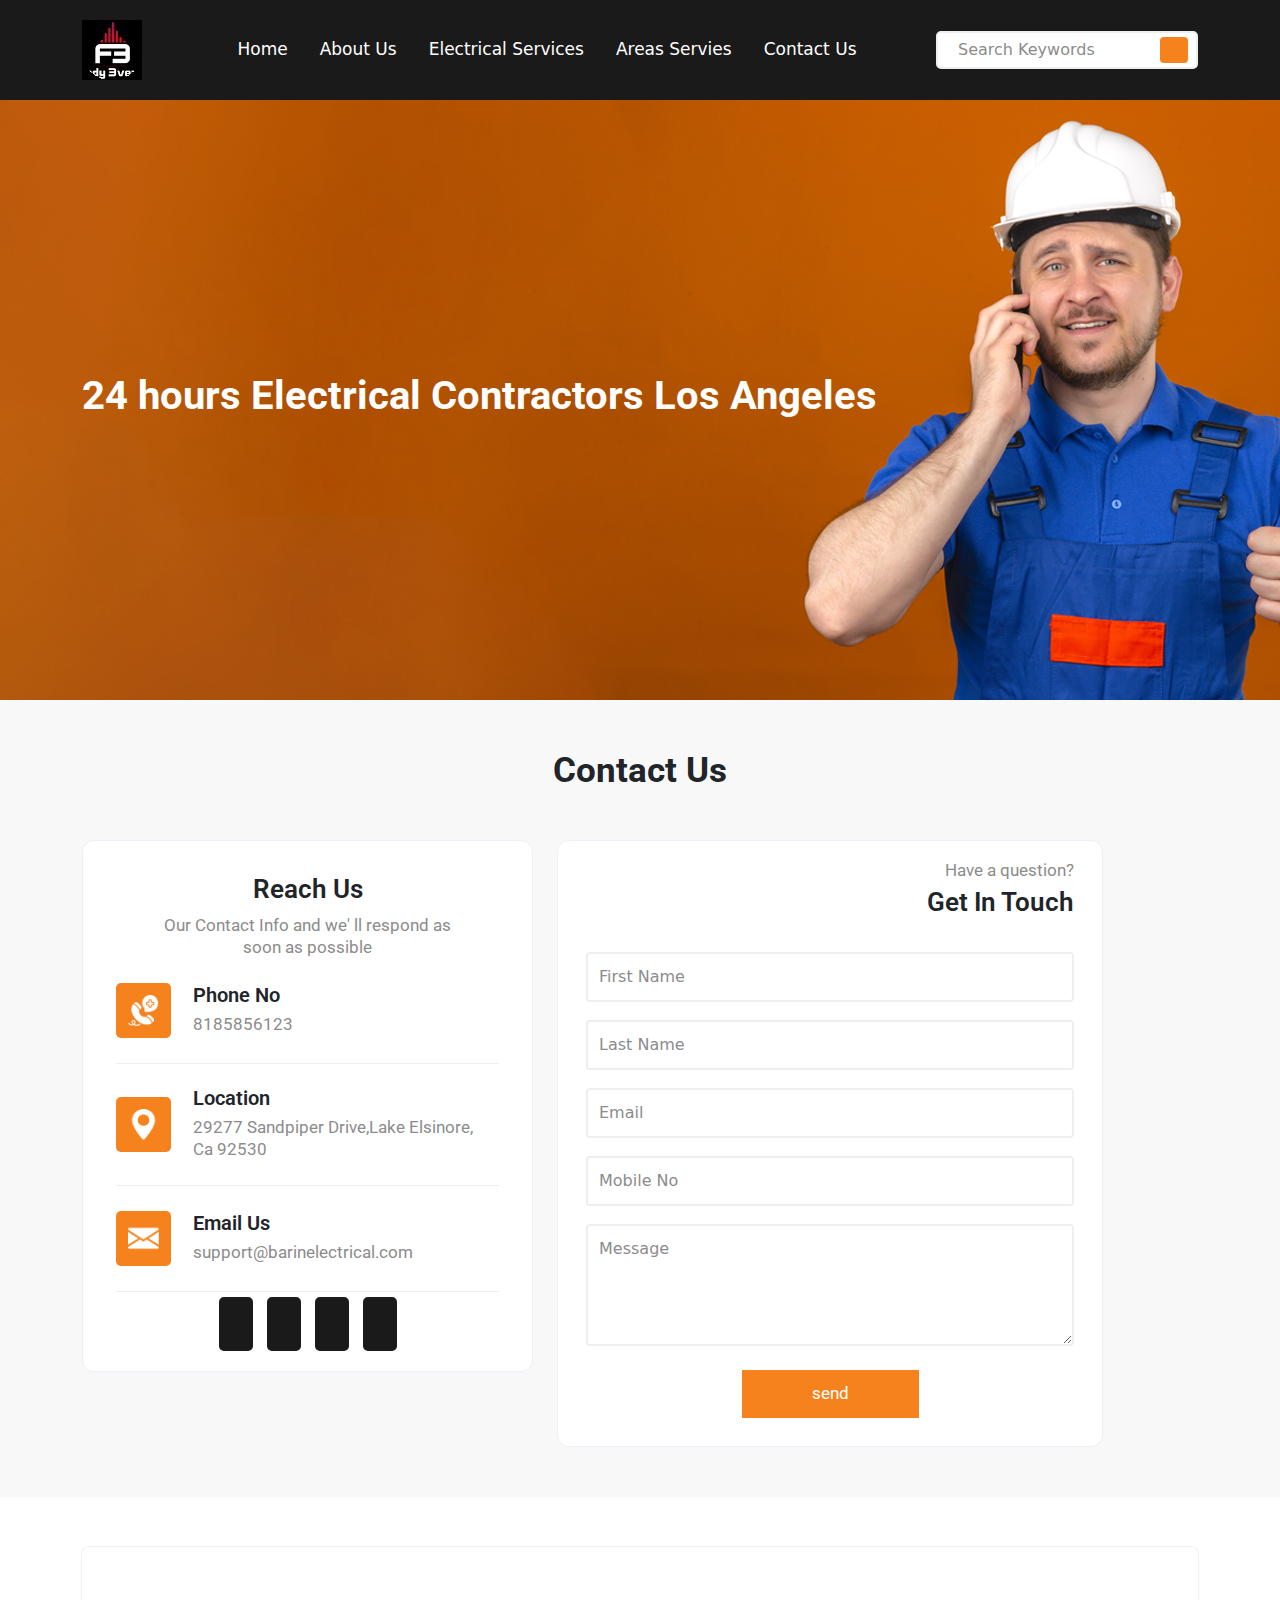
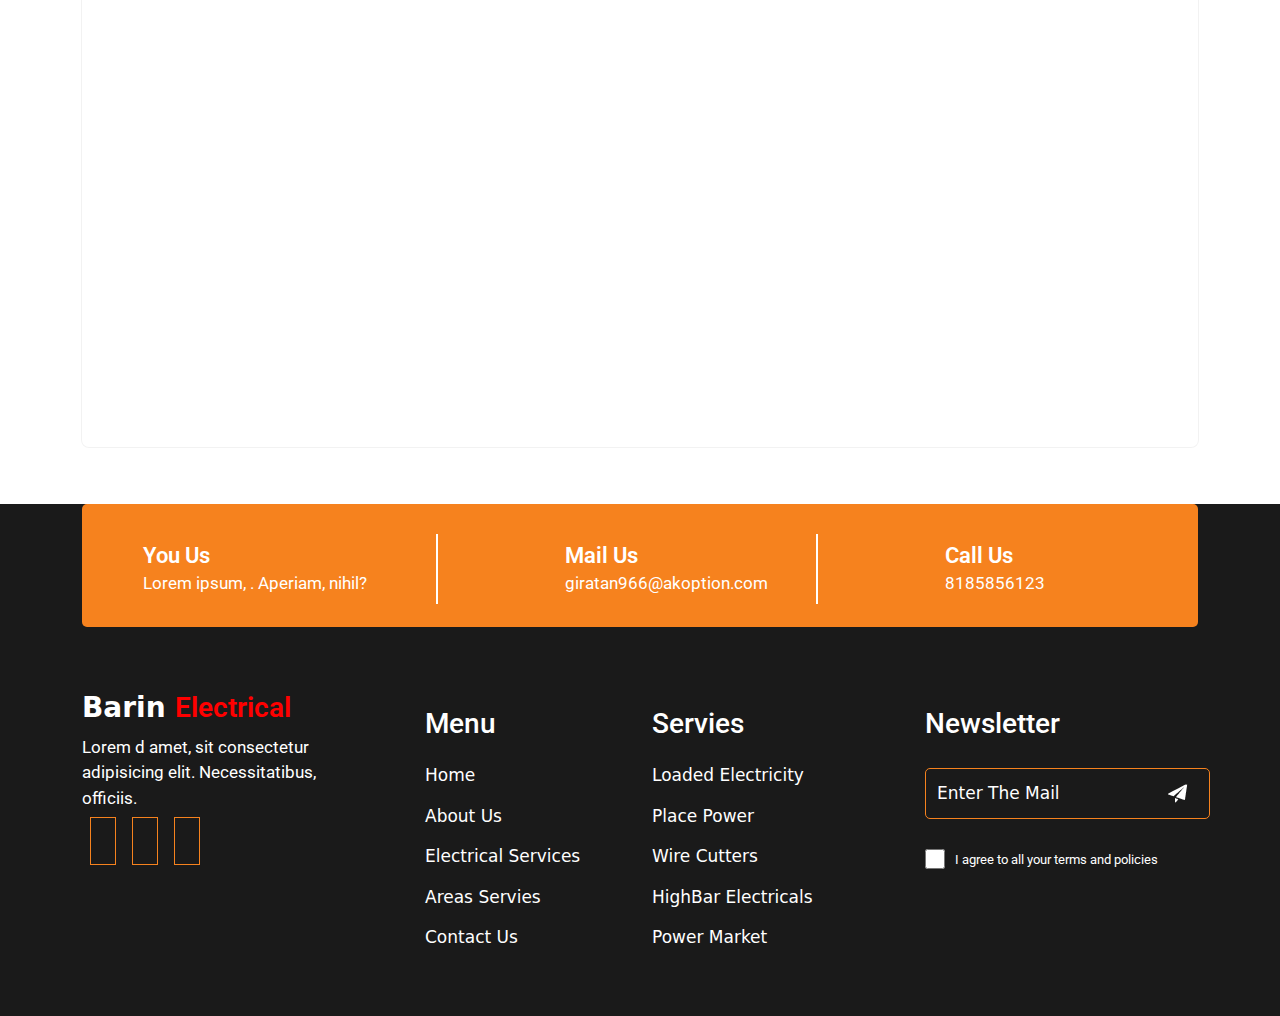
<file: contact.html>
<!DOCTYPE html>
<html lang="en">

<head>
    <meta charset="UTF-8">
    <meta name="viewport" content="width=device-width, initial-scale=1.0">
    <title>contact page</title>
    <!-- stylesheet  -->
    <link rel="stylesheet" href="css/bootstrap.min.css">
    <link rel="stylesheet" href="css/stylesheet.css">
    <!-- responsive stylesheet  -->
    <link rel="stylesheet" href="css/responsive.css">
    <!-- owl cdn  -->
    <link rel="stylesheet" href="https://cdnjs.cloudflare.com/ajax/libs/OwlCarousel2/2.3.4/assets/owl.carousel.min.css"
        integrity="sha512-tS3S5qG0BlhnQROyJXvNjeEM4UpMXHrQfTGmbQ1gKmelCxlSEBUaxhRBj/EFTzpbP4RVSrpEikbmdJobCvhE3g=="
        crossorigin="anonymous" referrerpolicy="no-referrer" />
    <link rel="stylesheet"
        href="https://cdnjs.cloudflare.com/ajax/libs/OwlCarousel2/2.3.4/assets/owl.theme.default.min.css"
        integrity="sha512-sMXtMNL1zRzolHYKEujM2AqCLUR9F2C4/05cdbxjjLSRvMQIciEPCQZo++nk7go3BtSuK9kfa/s+a4f4i5pLkw=="
        crossorigin="anonymous" referrerpolicy="no-referrer" />
    <!-- icon cdn  -->
    <link rel="stylesheet" href="https://cdnjs.cloudflare.com/ajax/libs/font-awesome/6.4.0/css/all.min.css"
        integrity="sha512-iecdLmaskl7CVkqkXNQ/ZH/XLlvWZOJyj7Yy7tcenmpD1ypASozpmT/E0iPtmFIB46ZmdtAc9eNBvH0H/ZpiBw=="
        crossorigin="anonymous" referrerpolicy="no-referrer" />
</head>

<body>
    <!-- ========== Start header ========== -->
    <header>
        <nav class="navbar navbar-expand-lg navbar-light ">
            <div class="container">
                <a class="navbar-brand" href="#"><img src="images/logo.jpg" alt=""></a>
                <!-- <a class="navbar-brand" href="#">Barin  <span class="Electrical">Electrical</span></a> -->
                <button class="navbar-toggler" type="button" data-bs-toggle="collapse"
                    data-bs-target="#navbarSupportedContent" aria-controls="navbarSupportedContent"
                    aria-expanded="false" aria-label="Toggle navigation">
                    <span class="navbar-toggler-icon"></span>
                </button>
                <div class="collapse navbar-collapse" id="navbarSupportedContent">
                    <ul class="navbar-nav ms-auto mb-2 mb-lg-0">
                        <li class="nav-item">
                            <a class="nav-link active" aria-current="page" href="#">Home</a>
                        </li>
                        <li class="nav-item">
                            <a class="nav-link" href="#">about us </a>
                        </li>
                        <li class="nav-item">
                            <a class="nav-link" href="#">electrical services </a>
                        </li>
                        <li class="nav-item">
                            <a class="nav-link" href="#">areas servies</a>
                        </li>
                        <li class="nav-item">
                            <a class="nav-link" href="#">contact us </a>
                        </li>
                    </ul>
                    <form class="d-flex ms-auto input-style">
                        <input type="text" placeholder="search keywords" aria-label="Amount (to the nearest dollar)">
                        <span class="input-group-text"><i class="fa-solid fa-magnifying-glass"></i></span>
                    </form>
                </div>
            </div>
        </nav>
    </header>
    <!-- ========== End header ========== -->
    <!-- ========== Start c-section ========== -->

    <section id="c-section">
        <div class="container">
            <div class="text">
                <h3>24 hours Electrical Contractors Los Angeles</h3>
            </div>
        </div>
    </section>
    <!-- ========== End c-section ========== -->

    <!-- ========== Start contact section ========== -->
    <section id="contact-section">
        <div class="container">
            <h3 class="heading-style">Contact Us</h3>
            <div class="row">
                <div class="col-lg-5 col-md-6 col-sm-12 col-12">
                    <div class="style-box">
                        <h3>reach us</h3>
                        <p class="Our text-center">Our Contact Info and we' ll respond as soon as possible</p>
                        <div class="call-box">
                            <div class="icon">
                                <img src="images/call.png" alt="">
                            </div>
                            <div class="text">
                                <h6>Phone No</h6>
                                <a href="#">
                                    <p> 8185856123</p>
                                </a>

                            </div>
                        </div>
                        <div class="call-box">
                            <div class="icon">
                                <img src="images/location.png" alt="">
                            </div>
                            <div class="text">
                                <h6>Location</h6>
                                <a href="#">
                                    <p> 29277 Sandpiper Drive,Lake Elsinore, Ca 92530 </p>
                                </a>

                            </div>
                        </div>
                        <div class="call-box">
                            <div class="icon">
                                <img src="images/mail.png" alt="">
                            </div>
                            <div class="text">
                                <h6>Email Us</h6>
                                <a href="#">
                                    <p> support@barinelectrical.com</p>
                                </a>

                            </div>
                        </div>

                        <!-- icons  -->
                        <div class="s-cions">
                            <a href=""><i class="fa-brands fa-instagram"></i></a>
                            <a href=""><i class="fa-brands fa-twitter"></i></a>
                            <a href=""><i class="fa-brands fa-youtube"></i></a>
                            <a href=""><i class="fa-brands fa-facebook"></i></a>
                        </div>
                    </div>



                </div>
                <div class="col-lg-6 col-md-6 col-sm-12 col-12">
                    <div class="form-style">
                        <p class="Have">Have a question?</p>
                        <h4>get in touch</h4>
                        <form action="">
                            <input type="text" placeholder="First name" name="" id="">
                            <input type="text" placeholder="last name" id="">
                            <input type="email" placeholder="email" name="" id="">
                            <input type="tel" placeholder="mobile no" name="" id="">
                            <textarea name="" rows="4" placeholder="message"></textarea>
                            <button class="send mt-5">send</button>
                        </form>

                    </div>

                </div>

            </div>

        </div>

    </section>
    <!-- ========== End contact section ========== -->


    <!-- ========== Start map location ========== -->
    <section class="map-location">
        <div class="container">
            <div class="col-m-12 col-12 col-12">
                <iframe
                    src="https://www.google.com/maps/embed?pb=!1m18!1m12!1m3!1d423286.88280506054!2d-118.74138381401502!3d34.02003923646538!2m3!1f0!2f0!3f0!3m2!1i1024!2i768!4f13.1!3m3!1m2!1s0x80c2c75ddc27da13%3A0xe22fdf6f254608f4!2sLos%20Angeles%2C%20CA%2C%20USA!5e0!3m2!1sen!2sin!4v1687638239678!5m2!1sen!2sin"
                    width="600" height="450" style="border:0;" allowfullscreen="" loading="lazy"
                    referrerpolicy="no-referrer-when-downgrade"></iframe>

            </div>

        </div>
    </section>
    <!-- ========== End map location ========== -->


    <!-- ========== Start footer ========== -->
    <footer>
        <div class="container">
            <div class="bg-color">
                <div class="row">
                    <div class="col-md-4  ">
                        <div class="style set-border">
                            <div class="icons">
                                <i class="fa-solid fa-font-awesome"></i>
                            </div>
                            <div class="text">
                                <span>you us</span>
                                <p class="box-one">Lorem ipsum, . Aperiam, nihil?</p>
                            </div>
                        </div>
                    </div>
                    <div class="col-md-4 ">
                        <div class="style set-border">
                            <div class="icon">
                                <i class="fa-regular fa-envelope"></i>
                            </div>
                            <div class="text">
                                <span> mail us</span>
                                <p class="box-one">giratan966@akoption.com</p>
                            </div>
                        </div>
                    </div>
                    <div class="col-md-4">
                        <div class="style ">
                            <div class="icon">
                                <i class="fa-solid fa-tty"></i>
                            </div>
                            <div class="text">
                                <span> call us</span>
                                <p class="box-one">8185856123</p>
                            </div>
                        </div>
                    </div>
                </div>
            </div>
            <!-- bg-color close  -->
            <div class="row">
                <div class="col-lg-3 col-md-6 col-sm-12 col-12  ">
                    <div class="logo">
                        <a class="navbar-brand" href="#">Barin <span class="Electrical">Electrical</span></a>
                        <p class="f-p">Lorem d amet, sit consectetur adipisicing elit. Necessitatibus, officiis.</p>
                        <div class="icon">
                            <a href="#"> <i class="fa-brands fa-facebook"></i>
                                <a href="#"> <i class="fa-brands fa-instagram"></i></a>
                                <a href="#"> <i class="fa-brands fa-twitter"></i></a>
                        </div>
                    </div>
                </div>
                <div class="col-lg-3 col-md-6 col-sm-12 col-12   set-the-padding ">
                    <div class="menu">
                        <h2>menu</h2>
                        <li><a href="#"> home</a></li>
                        <li><a href="#"> about us</a></li>
                        <li><a href="#">electrical services </a></li>
                        <li><a href="#"> areas servies</a></li>
                        <li><a href="#"> contact us</a></li>
                    </div>
                </div>
                <div class="col-lg-3 col-md-6 col-sm-12 col-12 ">
                    <div class="menu">
                        <h2>servies</h2>
                        <li><a href="#"> Loaded Electricity </a></li>
                        <li><a href="#"> Place Power</a></li>
                        <li><a href="#">Wire Cutters </a></li>
                        <li><a href="#"> HighBar Electricals</a></li>
                        <li><a href="#">Power Market </a></li>
                    </div>
                </div>
                <div class="col-lg-3 col-md-6 col-sm-12 col-12 p-0">
                    <div class="menu">
                        <h2>Newsletter</h2>
                        <form action="">
                            <div class="input-group mb-3 form-style">
                                <input type="text" class="" placeholder="enter the mail"
                                    aria-label="Amount (to the nearest dollar)">
                                <span class="input-group-text"><img src="images/send.png" alt=""></span>
                            </div>
                            <div class="set-input">
                                <input type="checkbox" name="" id="" class="checkbox">
                                <span class="I-agree">I agree to all your terms and policies</span>
                            </div>
                        </form>
                    </div>
                </div>
            </div>
        </div>
        </div>
    </footer>
    <!-- ========== End footer ========== -->




    <!-- js file  -->
    <script src="https://cdnjs.cloudflare.com/ajax/libs/jquery/3.7.0/jquery.min.js"
        integrity="sha512-3gJwYpMe3QewGELv8k/BX9vcqhryRdzRMxVfq6ngyWXwo03GFEzjsUm8Q7RZcHPHksttq7/GFoxjCVUjkjvPdw=="
        crossorigin="anonymous" referrerpolicy="no-referrer"></script>
    <script src="https://cdnjs.cloudflare.com/ajax/libs/OwlCarousel2/2.3.4/owl.carousel.min.js"
        integrity="sha512-bPs7Ae6pVvhOSiIcyUClR7/q2OAsRiovw4vAkX+zJbw3ShAeeqezq50RIIcIURq7Oa20rW2n2q+fyXBNcU9lrw=="
        crossorigin="anonymous" referrerpolicy="no-referrer"></script>
    <script src="js/bootstrap.bundle.min.js"></script>
</body>

</html>
</file>
<file: css/stylesheet.css>
/* google font file  */
@import url('https://fonts.googleapis.com/css2?family=Flow+Circular&family=Roboto&display=swap');
@import url('https://fonts.googleapis.com/css2?family=Flow+Circular&family=Poppins:wght@300&family=Roboto&display=swap');

:root {
    --text-color: #F6821E;
    --section-bg-1: #1A1A1A;
    --section--bg-2: #f6821E;
    --p-color: #8C8C8C;
    --white-color: #fff;
    --text-font-famaily: 'Roboto', sans-serif;

}

/*  font family all heading  and normal text */
h1,
h2,
h3,
h4,
h5,
h6 {
    font-family: 'Flow Circular', cursive;
    font-family: 'Roboto', sans-serif;
    font-weight: 500;
}

p,
span,
button {
    font-family: 'Flow Circular', cursive;
    font-family: 'Poppins', sans-serif;
    font-family: 'Roboto', sans-serif;
}

/*  close font family all heading  and normal text */
.heading-style {
    font-size: 35px;
    text-align: center;
    text-transform: capitalize;
    font-weight: 700;
}

li {
    list-style: none;
}

a {
    text-decoration: none;
}

/***** Home page css *****/
/***** header *****/
header {
    background-color: var(--section-bg-1);
    padding: 7px;
    z-index: 777 !important;
}

.nav-link {
    font-family: var(--normal-text-font-famaily);
    color: var(--white-color) !important;
    margin: 0px 8px;
    font-weight: 400;
    text-transform: capitalize;
    font-size: 17px;
    position: relative;
    transition: 0.3s;
}

.nav-link:hover {
    color: var(--text-color) !important;
}


.nav-link::before {
    position: absolute;
    content: '';
    height: 2px;
    width: 0%;
    background-color: var(--section--bg-2);
    bottom: -3%;
    left: 50%;
    transition: 0.3s;
}

.nav-link:hover::before {
    width: 100%;
    left: 0%;
}

.navbar-brand {
    color: var(--white-color) !important;
    font-size: 28px;
    font-family: var(--normal-text-font-famaily);
    font-weight: 600;
}

.navbar-brand .Electrical {
    color: red;
}

.input-style {
    background-color: var(--white-color);
    border: 2px solid #eee;
    padding-top: 4px;
    padding-bottom: 4px;
    padding-right: 8px;
    border-radius: 5px;
    padding-left: 18px !important;
}

.input-style input {
    background-color: transparent;
    border: none;
    outline: none;
}

input:focus {
    background-color: transparent;
}

.input-style .input-group-text {
    padding: 10px 14px 10px 14px;
    background-color: var(--section--bg-2);
    color: white;
    border: none;
}

::placeholder {
    color: var(--p-color);
    text-transform: capitalize;
}

/***** End header *****/

/***** banner *****/
#banner-section {
    min-height: 700px;
    background-size: cover;
    background-repeat: no-repeat;
    background-position: center;
    background-image: url("../images/banner-2.jpg");
    display: flex;
    align-items: center;
    position: relative;
    padding: 50px 0px 50px 0px;
}

#banner-section::before {
    position: absolute;
    content: '';
    background-color: black;
    top: 0%;
    left: 0%;
    bottom: 0%;
    right: 0%;
    opacity: 0.8;
}

#banner-section .left-side-style h2 {
    color: var(--white-color);
    font-weight: 600;
    font-size: 45px;
    letter-spacing: 1px;
}

#banner-section .left-side-style {
    z-index: 777;
}

#banner-section .left-side-style .We {
    color: var(--white-color);
    font-size: 18px;
    padding-top: 8px;
    line-height: 29px;
}

#banner-section .left-side-style h3 {
    color: var(--white-color);
    padding-top: 10px;
    font-weight: 400;
    font-size: 30px;
    text-transform: capitalize;
    padding-bottom: 35px;
}

#banner-section .left-side-style .img-box {
    overflow: hidden;
    border-radius: 10px !important;
    border: 3px solid #eee;

}

#banner-section .left-side-style .img-box img {
    border-radius: 10px !important;
    padding: 5px;
    transition: 0.3s;
    box-shadow: rgba(100, 100, 111, 0.2) 0px 7px 29px 0px;
}

#banner-section .left-side-style .img-box img:hover {
    transform: scale(1.1);
}

#banner-section .right-text .fa-caret-right {
    padding-right: 10px;
}

#banner-section .right-text li {
    list-style: none;
    color: white;
    padding: 3px;
    font-size: 16px;
}

#banner-section .left-side-style .GET {
    font-size: 15px;
    padding-top: 32PX;
    text-align: center;
    LINE-HEIGHT: 27PX;

}

#banner-section .z-index {
    z-index: 7;
}

#banner-section .form-top p {
    padding: 8px;
    text-align: center;
    background-color: var(--white-color);
    font-size: 17px;
    text-transform: capitalize;
    font-weight: 600;
    margin: 0px;
}

#banner-section .call-text {
    background-color: var(--section--bg-2);
    padding: 20px;
    text-align: center;
}

#banner-section .call-text h3 {
    text-transform: capitalize;
    color: white;
    font-weight: 600;
    letter-spacing: 1px;
    font-size: 29px;
    padding-bottom: 17px;
}

#banner-section .call-text button {
    width: 100%;
    max-width: 180px;
    padding: 12px;
    border: none;
    outline: none;
    background-color: var(--white-color);
    text-transform: capitalize;
    font-size: 17px;
    color: var(--section--bg-2);
    font-weight: 500;
}

#banner-section .input-text {
    background-color: var(--white-color);
    padding: 25px;
    text-align: center;
}

#banner-section .input-text p {
    text-align: center;
    font-size: 17px;
    line-height: 256x;
    padding-top: 5px;
}

#banner-section .input-text input {
    padding: 11px;
    width: 100%;
    border: 1px solid #eee;
    margin: 9px 0px;
    background-color: whitesmoke;
}

#banner-section .input-text textarea {
    width: 100%;
    border: 1px solid #eee;
    background-color: whitesmoke;
    margin-top: 9px;

}

#banner-section .input-text .send {
    width: 100%;
    max-width: 180px;
    margin-top: 15px;
    padding: 10px;
    outline: none;
    border: none;
    background-color: var(--section--bg-2);
    color: white;
    font-size: 17px;
    text-transform: capitalize;
    font-weight: 600;
    letter-spacing: 1px;
}

/***** End banner *****/

/***** learn-about *****/
.learn-about {
    padding: 50px 0px 50px 0px;
    background-color: #F8F8F8;
}

.learn-about .learn-more {
    font-size: 30px;
    text-align: center;
    font-weight: 600;
    color: var(--text-color);

}

.learn-about .Get-a {
    text-align: center;
    font-size: 24px;
    font-weight: 600;
    line-height: 30px;
}

.learn-about .HOUR {
    text-align: center;
    line-height: 10px;
    font-size: 16px;
}

.learn-about .number {
    color: var(--text-color);
}

.learn-about .img {
    overflow: hidden;
    margin-top: 35px;
    border-radius: 10px;

}

.learn-about .img img {
    width: 100%;
    border-radius: 10px;
    transition: 0.3s;
    border: 1px solid #eee;
}

.learn-about .img img:hover {

    transform: scale(1.1);
}

.learn-about .text {
    margin-top: 35px;
    padding-left: 20px;
    padding-right: 20px;
}

.learn-about .Hire {
    font-size: 28px;
    font-weight: 600;
    line-height: 35px;
    padding-bottom: 15px;
    /* text-align: center; */

}

.learn-about .We-install {
    /* text-align: center; */
    color: var(--p-color);
    padding-top: 2px;
    font-size: 17px;
    line-height: 26px;

}

.learn-about .Learn {
    margin-top: 7px;
    width: 100%;
    width: max-content;
    padding: 10px 29px;
    border: none;
    background-color: var(--section--bg-2);
    color: white;
    outline: none;
    font-size: 17px;
    text-transform: capitalize;
    letter-spacing: 1 px;
}

/***** End learn-about *****/


/***** about us  *****/
#about-us {
    padding: 50px 0px 50px 0px;

}

#about-us .We-do {
    text-align: center;
    color: var(--p-color);
    padding-top: 2px;
    font-size: 17px;
    line-height: 26px;
}

#about-us .text {
    margin-top: 50px;
}

#about-us .text h4 {

    font-size: 30px;
    font-weight: 600;
    line-height: 35px;
    padding-bottom: 15px;
}

#about-us .text li {
    list-style: none;
    padding: 6px;
    font-size: 17px;
    color: var(--p-color);
}

#about-us .img {
    margin-top: 50px;
    overflow: hidden;
    border-radius: 10px;
}

#about-us .img img {
    border-radius: 10px;
    transition: 0.3s;
    border: 1px solid #eee;
    box-shadow: rgba(100, 100, 111, 0.2) 0px 7px 29px 0px;
}

#about-us .img img:hover {
    transform: scale(1.1);
}

/***** End about us  *****/

/***** commercial-cards *****/
.commercial-cards {
    padding: 50px 0px 50px 0px;
    background-color: #F8F8F8;

}

.commercial-cards .cards-style {
    background-color: white;
    border-radius: 20px;
    padding: 20px;
    margin-top: 40px;
    transition: 0.3s;
    overflow: hidden;
    position: relative;
}

.commercial-cards .cards-style::before {
    position: absolute;
    content: '';
    height: 6px;
    width: 0%;
    background-color: var(--section--bg-2);
    bottom: 0%;
    left: 50%;
    transition: 0.3s;
}

.commercial-cards .cards-style:hover::before {
    width: 100%;
    left: 0%;
    background-color: var(--section--bg-2);
}

.commercial-cards .cards-style:hover {
    box-shadow: rgba(149, 157, 165, 0.2) 0px 8px 24px;

}

.commercial-cards .cards-style .text p {
    font-size: 15px;
    line-height: 24px;
    padding-top: 1px;
    padding-top: 20px;
    color: var(--p-color);

}

/***** End commercial-cards *****/

/***** s-cards *****/
.s-cards {
    padding: 50px 0px 75px 0px;
}

.s-cards .provide {
    font-size: 30px;
    text-align: center;
    text-transform: capitalize;
    font-weight: 700;
    color: var(--text-color);
}

.s-cards .card-syle {
    padding: 10px;
    border-radius: 25px;
    border: 1px solid #D1DFF4;
    background: #FFF;
}

.s-cards .card-syle .img {
    overflow: hidden;
    border-radius: 20px;
}

.s-cards .card-syle img {
    width: 100%;
    border-radius: 20px;
    transition: 0.3s;

}

.s-cards .card-syle img:hover {
    transform: scale(1.1);
}

.s-cards .text {
    padding: 20px 0px 20px 15px;
}

.s-cards .text h4 {
    text-transform: capitalize;
    font-size: 22px;
    font-weight: 600;
}

.s-cards .text p {
    font-size: 17px;
    line-height: 25px;
    padding-top: 1px;
}

.s-cards .text button {
    margin-top: 7px;
    width: 100%;
    width: max-content;
    padding: 10px 29px;
    border: none;
    background-color: var(--section--bg-2);
    color: white;
    outline: none;
    font-size: 17px;
    text-transform: capitalize;
    letter-spacing: 1 px;


}

/***** End s-cards *****/

/***** emergency *****/
#emergency {
    padding: 30px 0px 30px 0px;
    background-color: var(--section--bg-2);
}

#emergency h3 {
    color: white;
    font-size: 35px;
    font-weight: 600;
    text-transform: capitalize;

}

#emergency h4 {
    color: white;
    font-size: 25px;
    font-weight: 600;
    text-transform: capitalize;

}

#emergency button {
    width: max-content;
    padding: 12px 90px;
    background-color: var(--white-color);
    font-size: 17px;
    border: none;
    outline: none;
    text-transform: capitalize;

}

/***** End emergency *****/

/***** banner-slider *****/
.banner-slider img {
    position: relative;
}

.carousel-caption {
    padding-bottom: 110px;

}

.carousel-caption h5 {
    font-size: 34px;
    width: 100% !important;
    font-weight: 600;
    letter-spacing: 0px;
    text-transform: capitalize;
    line-height: 44px;
}

.carousel-caption p {
    font-size: 24px;
    line-height: 35px;
    text-transform: capitalize;
}

.carousel-caption button {
    width: max-content;
    padding: 10px 45px;
    border: none;
    outline: none;
    margin-top: 10px;
    background-color: var(--section--bg-2);
    color: var(--white-color);
    font-size: 17px;
}

.carousel-indicators .active {
    background-color: var(--section--bg-2);
}

.carousel-indicators [data-bs-target] {
    height: 17px;
    width: 17px;
    border-radius: 50%;
    margin: 0px 5px;
}

.carousel-indicators {
    bottom: 10px;
}

/***** End banner-slider *****/

/***** reputation-matters *****/
.reputation-matters {
    padding: 50px 0px 60px 0px;
}

.reputation-matters .We-are {
    text-align: center;
    color: var(--p-color);
    padding-top: 2px;
    font-size: 17px;
    line-height: 26px;
}

.reputation-matters .box-edit img {
    border-top-left-radius: 35px;
    border-bottom-left-radius: 35px;
}

.reputation-matters .box-edit {
    margin-top: 35px;
    display: flex;
    border-radius: 35px;
    border: 1px solid #EEE;
    background: #FFF;
    gap: 20px;
    box-shadow: 0px 0px 31.5px 3.5px rgba(0, 0, 0, 0.05);
}

.reputation-matters .box-edit .text {
    padding-top: 30px;
}

.reputation-matters .box-edit h5 {
    font-size: 27px;
    color: var(--section--bg-2);

}

.reputation-matters .box-edit p {
    color: var(--p-color);
    font-size: 17px;
    padding-top: 5px;

}

.reputation-matters .box-edit i {
    color: orange;
    font-size: 18px;
    margin: 0px 1px;
}

.reputation-matters .owl-carousel .owl-item img {
    display: block;
    width: 155px !important;
    height: 197px;
}

.owl-theme .owl-dots .owl-dot {

    display: none !important;
}

.owl-carousel .owl-nav button.owl-next,
.owl-carousel .owl-nav button.owl-prev,
.owl-carousel button.owl-dot {
    height: 30px;
    width: 30px;
    border-radius: 50%;
    margin: 0px 10px;
    margin-top: 20px;
    background-color: var(--section--bg-2) !important;
}

.owl-theme span {
    color: wheat;
    font-size: 32px;
    line-height: 24px;
}

/***** End reputation-matters *****/

/***** map-section *****/
.map-section {
    padding: 50px 0px 50px 0px;
    background-color: #F8F8F8;
}

.map-section .map-style {
    padding: 19px;
    border-radius: 10px;
    background-color: var(--white-color);
    border: 2px solid #eee;
}

.map-section .text {
    padding-left: 20px;
    padding-right: 20px;
}

.map-section .text h3 {
    text-align: center;
    font-size: 30px;
    font-weight: 600;

}

.map-section .text .Hire {
    text-align: center;
    padding-top: 10px;
    font-size: 16px;
    color: var(--p-color);
}

.map-section .text li {
    list-style: none;
    padding: 6px;
    font-size: 17px;
    color: var(--p-color);
}

.map-section .li-set {
    padding-left: 70px;
    margin-top: 13px;
}

.map-section .CALL {
    width: max-content;
    padding: 10px 20px;
    border: none;
    outline: none;
    background-color: var(--section--bg-2);
    font-size: 17px;
    color: var(--white-color);
    margin: auto !important;
    margin-top: 20px !important;
    display: flex;
}

/***** End map-section *****/

/***** work-cards *****/
.work-cards {
    padding: 50px 0px 50px 0px;
}

.work-cards .We-take {
    color: var(--p-color);
    padding-top: 2px;
    font-size: 17px;
    line-height: 26px;
    text-align: center;
    padding-bottom: 50px;
}

.work-cards .item-style {
    position: relative;
    overflow: hidden;
    border-radius: 13px;
}

.work-cards .item-style .overlay {
    position: absolute;
    inset: 0;
    background-color: black;
    transform: scale(0);
    transition: 0.3s;
    display: flex;
    align-items: center;
    justify-content: center;
}

.item-style:hover .overlay {
    transform: scale(1.1);
    border-radius: 9px !important;

}

.fa-plus {
    color: white;
    height: 50px;
    width: 50px;
    background-color: var(--section--bg-2);
    border-radius: 50%;
}

.fa-add:before,
.fa-plus:before {
    display: flex;
    justify-content: center;
    align-items: center;
    line-height: 50px;
    font-size: 20px;
}

/***** End work-cards *****/

/***** footer *****/
footer {
    background-color: var(--section-bg-1);
    padding-bottom: 50px;
}

footer .style {
    display: flex;
    color: white;
    gap: 25px;
    padding: 35px 40px 20px 36px;
}

footer .set-border {
    position: relative;
}

footer .set-border::before {
    position: absolute;
    content: '';
    width: 100%;
    height: 70px;
    top: 25%;
    right: 0%;
    border-right: 2px solid var(--white-color);
}

footer .style i {
    padding-top: 1px;
    font-size: 35px;
}

footer .style span {
    font-size: 22px;
    text-transform: capitalize;
    font-weight: 600;
}

footer .style .box-one {
    font-size: 17px;
    line-height: 15px;
    padding-top: 4px;
}

footer .bg-color {
    border-radius: 5px;
    background-color: var(--section--bg-2);
}

footer .logo {
    margin-top: 60px;
}

footer .f-p {
    color: white;
    font-size: 17px;
    padding-top: 6px;
}

.icon i {
    color: white;
    font-size: 19px;
    padding: 12px;
    margin: 0px 8px;
    margin-top: 9px;
    border: 1px solid #F6821E;
    overflow: hidden;
    position: relative;
    z-index: 7;
}

footer .icon i::after {
    position: absolute;
    content: '';
    height: 0px;
    width: 100%;
    left: 0%;
    bottom: 0%;
    z-index: -7;
    transition: 0.5s;
}

footer .icon i:hover::after {
    height: 45px;
    background-color: var(--section--bg-2);
}

footer .menu {
    margin-top: 80px;
}

footer .menu h2 {
    color: var(--white-color);
    text-transform: capitalize;
    font-size: 28px;
    padding-bottom: 8px;
}

footer .menu a {
    color: var(--white-color);
    text-transform: capitalize;
    text-decoration: none;
    font-size: 17px;
    transition: 0.2s;
}

footer .menu li {
    margin: 15px 0px;
}

footer .menu a:hover {
    color: var(--section--bg-2);
}

footer .form-style {
    margin-top: 20px;
    padding: 9px;
    display: flex;
    border-radius: 5px;
    justify-content: space-between;
    border: 1px solid var(--section--bg-2);

}

footer .form-style .input-group-text {
    background-color: transparent;
    border: navajowhite;
}

footer .form-style input {
    background-color: transparent;
    border: none;
    outline: none;

}

footer ::placeholder {
    color: white;
    font-size: 17px;
    left: 1px;
}

footer .checkbox {
    border-radius: 50%;
    height: 20px;
    width: 20px;
    border: 1px solid #ccc;
}

footer .I-agree {
    color: white;
    font-size: 17px;
}

footer .set-input {
    display: flex;
    margin-top: 30px;
    align-items: center;
    gap: 10px;
}

footer .set-the-padding {
    padding-left: 70px;
}

/***** End footer *****/
/***** End Home page css  *****/



/***** about us css *****/
#about-us-section {
    min-height: 600px;
    background-image: url("../images/b-1.jpg");
    background-size: cover;
    background-position: center;
    background-repeat: center;
    display: flex;
    align-items: center;
    text-align: center;
}

#about-us-section h3 {
    color: var(--white-color);
    font-size: 40px;
    font-weight: 700;

}

/***** End about us css *****/

/***** about-cards *****/
#a-cards {
    padding: 50px 0px 50px 0px;
    background-color: #F8F8F8;
}

#a-cards p {
    font-size: 17px;
    color: var(--p-color);
    width: 100%;
    max-width: 900px;
    margin: auto;
}

#a-cards .style-box {
    background-color: white;
    border-radius: 20px;
    padding: 30px;
    margin-top: 45px;
    transition: 0.3s;
    overflow: hidden;
    position: relative;
    min-height: 560px;

}

#a-cards .style-box::before {
    position: absolute;
    content: '';
    height: 6px;
    width: 0%;
    background-color: var(--section--bg-2);
    bottom: 0%;
    left: 50%;
    transition: 0.3s;
}

#a-cards .style-box:hover::before {
    width: 100%;
    left: 0%;
}




#a-cards .style-box .text {
    padding-top: 22px;
}

#a-cards .style-box .text p {
    font-size: 17px;
    text-align: justify;
    line-height: 24px;
    padding-top: 7px;
    color: var(--p-color);
    padding-bottom: 10px;
}

#a-cards .style-box .text h4 {
    font-size: 25px;
}

#a-cards .style-box .text a {
    color: var(--text-color);
    font-weight: 600;
    font-size: 17px;

}

/***** End about-cards *****/

/***** banner-section-two *****/
#b-2 {
    min-height: 500px;
    background-image: url("../images/a-banner-2.jpg");
    background-size: cover;
    background-position: center;
    background-repeat: no-repeat;
    display: flex;
    align-items: center;
    justify-content: center;
    text-align: center;

}

#b-2 .text-box {
    z-index: 777;
}

#b-2 .text-box h3 {
    color: var(--white-color);
    font-size: 40px;
    font-weight: 700;
    z-index: 777 !important;

}

#b-2 .text-box p {
    font-size: 17px;
    line-height: 24px;
    padding-top: 7px;
    color: var(--white-color);
    padding-bottom: 10px;
}

/***** End banner-section-two *****/

/***** about us css close *****/



/***** contact page css *****/
/* c-section section  */
#c-section {
    min-height: 600px;
    background-image: url("../images/c-banner.jpg");
    background-size: cover;
    background-position: left;
    background-repeat: no-repeat;
    display: flex;
    align-items: center;
}

#c-section .text h3 {
    color: var(--white-color);
    font-size: 40px;
    font-weight: 700;
}

/* c-section section close */


/***** contact-section *****/
#contact-section {
    padding: 50px 0px 50px 0px;
    background-color: #F8F8F8;
}

#contact-section .style-box {
    border-radius: 12px;
    border: 1px solid #ECF1F9;
    background: #FFF;
    padding: 33px;
    margin-top: 40px;

}

#contact-section .style-box h3 {
    font-size: 26px;
    font-weight: 600;
    text-transform: capitalize;
    text-align: center;
}

#contact-section .style-box p {
    font-size: 17px;
    color: var(--p-color);
    width: 100%;
    max-width: 300px;
    margin: auto;
    line-height: 22px;
    padding-top: 1px;
}

#contact-section .style-box .call-box {
    margin-top: 25px;
    display: flex;
    align-items: center;
    gap: 22px;
    border-bottom: 1px solid #eee;
    padding-bottom: 25px;
}

#contact-section .style-box .call-box .icon img {
    width: 55px;
    height: 55px;
    padding: 12px;
    border-radius: 5px;
    background-color: var(--section--bg-2);
}

#contact-section .style-box .call-box .text h6 {
    font-size: 20px;
    font-weight: 600;
    line-height: 18px;
}

#contact-section .style-box .s-cions {
    display: flex;
    justify-content: center;
    align-items: center;
    gap: 14px;
    margin-top: 20px;
}

#contact-section .style-box .s-cions i {
    padding: 17px;
    color: white;
    font-size: 17px;
    border-radius: 5px;
    background-color: var(--section-bg-1);
    transition: 0.2s;
}

#contact-section .style-box .s-cions i:hover {
    background-color: var(--section--bg-2);
}

#contact-section .form-style {
    margin-top: 40px;
    border-radius: 12px;
    border: 1px solid #ECF1F9;
    background: #FFF;
    padding: 28px;
    margin-top: 40px;


}

#contact-section .form-style .Have {
    font-size: 17px;
    color: var(--p-color);
    text-align: right;
    line-height: 2px;
}

#contact-section .form-style h4 {
    text-align: right;
    font-size: 26px;
    font-weight: 600;
    text-transform: capitalize;
}

#contact-section .form-style form {
    margin-top: 25px;
}

#contact-section .form-style input {
    width: 100%;
    border-radius: 4px;
    padding: 11px;
    border: 2px solid #eeee;
    background: #FFF;
    margin: 9px 0px;
}

#contact-section .form-style textarea {
    width: 100%;
    border-radius: 4px;
    padding: 11px;
    border: 2px solid #eeee;
    background: #FFF;
    margin-top: 9px;
    margin-bottom: 17px;
}

#contact-section .form-style ::placeholder {
    text-transform: capitalize;
    color: var(--p-color);
}

#contact-section .form-style .send {
    width: max-content;
    padding: 11px 70px;
    background-color: var(--section--bg-2);
    color: var(--white-color);
    font-size: 17px;
    margin: auto !important;
    display: flex;
    outline: none;
    border: none;
    margin-top: 20px;
}

/***** End contact-section *****/

/***** map location *****/
.map-location {
    padding: 50px 0px 50px 0px;
}

.map-location iframe {
    padding: 20px;
    min-height: 500px;
    border-radius: 7px;
    width: 100%;
    box-shadow: rgba(0, 0, 0, 0.05) 0px 0px 0px 1px;
}
/***** End map location *****/

/***** End contact page css *****/
</file>
<file: css/responsive.css>
@media (max-width: 1399.98px) {

    /***** home-page responsive css *****/
    #banner-section {
        padding: 50px 0px 50px 0px;
    }

    #banner-section .right-text li {
        padding: 4px;
        font-size: 15px;
    }

    #banner-section .call-text h3 {

        font-size: 26px;
    }

    #banner-section .input-text {
        padding: 15px;
    }

    #about-us .We-do {
        padding-top: 1px;
        font-size: 15px;
        line-height: 24px;
    }

    #emergency button {
        font-size: 15px;
    }

    .reputation-matters .owl-carousel .owl-item img {
        max-width: 178px !important;
        height: 218px;
        width: 100%;
    }

    .reputation-matters .box-edit p {
        font-size: 15px;
        padding-top: 5px;

    }

    iframe {
        width: 100%;
    }

    .map-section .text h3 {
        font-size: 25px;
    }

    .map-section .text .Hire {
        padding-top: 8px;
        font-size: 14px;

    }

    .map-section .li-set {
        padding-left: 70px;
        margin-top: 0px;
    }

    footer .I-agree {
        font-size: 13px;
    }

    .work-cards .We-take {
        padding-bottom: 22px;
    }

    #banner-section .input-text p {
        font-size: 15px;
    }

    .commercial-cards .cards-style {
        padding: 15px
    }

    /***** End home-page responsive css *****/



    /***** about page responsive css *****/
    #a-cards .style-box {
        padding: 20px;
    }

    /***** End about page responsive css *****/



}


@media (max-width: 1199.98px) {
    /***** home-page responsive css *****/

    .nav-link {
        margin: 0px 3px;
        font-size: 14px;
    }

    #banner-section .left-side-style h2 {
        font-size: 40px;
    }

    #banner-section .left-side-style .We {
        font-size: 17px;
        padding-top: 5px;
        line-height: 28px;
    }

    #banner-section .left-side-style h3 {
        padding-top: 10px;
        font-size: 26px;
        padding-bottom: 20px;
    }

    #banner-section .right-text li {
        padding: 3px;
        font-size: 12px;
    }

    #banner-section .left-side-style .GET {
        font-size: 13px;
        padding-top: 21PX;
        LINE-HEIGHT: 27PX;
    }

    #banner-section .input-text p {
        font-size: 13px;
    }

    #banner-section .call-text h3 {
        font-size: 20px;
    }

    #about-us .text h4 {
        font-size: 25px;
        padding-bottom: 9px;
    }

    #about-us .text li {
        padding: 5px;
        font-size: 16px;
    }

    .s-cards .text {
        padding: 10px 0px 0px 10px;
    }

    .s-cards .text h4 {
        font-size: 18px;
    }

    .s-cards .text p {
        font-size: 14px;
        line-height: 24px;
        padding-top: 1px;
    }

    .s-cards .text button {
        margin-top: 2px;

    }

    #emergency button {
        padding: 12px 40px;
    }

    .map-section .text h3 {
        font-size: 20px;
    }

    .map-section .li-set {
        padding-left: 26px;
        margin-top: 0px;
    }

    .work-cards .We-take {
        padding-bottom: 16px;
        FONT-SIZE: 14PX;
        LINE-HEIGHT: 23PX;
    }

    footer .set-border::before {
        display: none;
    }

    footer .style {
        gap: 19px;
        padding: 19px 16px 3px 25px;
    }

    footer .style .box-one {
        font-size: 14px;
        padding-top: 2px;
    }

    footer .form-style {
        padding: 5px;
    }

    footer .I-agree {
        font-size: 11px;
    }

    .learn-about .We-install {
        padding-top: 0px;
        font-size: 16px;
    }

    .learn-about .Hire {
        font-size: 24px;
        padding-bottom: 4px;
        /* text-align: center; */
    }

    .commercial-cards .cards-style {
        padding: 12px;
    }

    /***** End home-page responsive css *****/


    /***** about page responsive css *****/
    #a-cards .style-box .text h4 {
        font-size: 19px;
    }

    /***** End about page responsive css *****/




}

@media (max-width: 991.98px) {
    #banner-section .right-text li {
        font-size: 16px;
    }

    .right-form {
        margin-top: 16px;
    }

    #banner-section .input-text p {
        font-size: 17px;
    }

    #about-us .We-do {
        font-size: 14px;
        line-height: 24px;
    }

    #about-us .text h4 {
        font-size: 20px;
    }

    #about-us .text li {
        padding: 4px;
        font-size: 13px;
    }

    #about-us .text {
        margin-top: 25px;
    }

    #about-us .img {
        margin-top: 29px;
    }

    .s-cards .card-syle {
        padding: 7px;
        box-shadow: 0px 13px 72px 15px rgba(196, 197, 198, 0.12);
    }

    .set-padding-sm {
        padding: 7px;
    }

    .s-cards .text h4 {
        font-size: 14px;
    }

    .s-cards .text p {
        font-size: 12px;
        line-height: 22px;
    }

    #emergency h4 {
        font-size: 19px;
    }

    #emergency h3 {
        font-size: 31px;
    }

    #emergency {
        padding: 17px 0px 17px 0px;
    }

    #emergency button {
        padding: 12px 24px;
    }

    .carousel-caption {
        padding-bottom: 55px;
    }

    .carousel-caption h5 {
        font-size: 30px;
        line-height: 39px;
    }

    #about-us .text li {
        padding: 4px;
        font-size: 12px;
    }

    .carousel-caption button {
        margin-top: 1px;
    }

    .reputation-matters .We-are {

        font-size: 13px;
        line-height: 21px;
    }

    .reputation-matters .box-edit {
        display: block;
    }

    .reputation-matters .owl-carousel .owl-item img {
        width: 100%;
    }

    .reputation-matters .box-edit img {
        border-radius: 10px;
        width: 100% !important;
    }

    .reputation-matters .box-edit .text {
        padding-top: 30px;
        padding-left: 20px;
    }

    .reputation-matters .owl-carousel .owl-item img {
        width: 100%;
        margin: auto;
        margin-top: 21px;
    }

    .map-section .text h3 {
        font-size: 16px;
    }

    .map-section .text {
        padding-left: 20px;
        padding-right: 20px;
        margin-top: 30px;
    }

    .map-section .text h3 {
        font-size: 20px;
    }

    .map-section .text .Hire {
        padding-top: 3px;
        font-size: 15px;
    }

    .map-section .li-set {
        padding-left: 1px;
        margin-top: 0px;
    }

    .work-cards .We-take {
        padding-bottom: 16px;
        FONT-SIZE: 13PX;
        LINE-HEIGHT: 23PX;
    }

    footer .style {
        gap: 15px;
        padding: 19px 16px 3px 25px;
    }

    footer .style {
        gap: 10px;
        padding: 11px;
    }

    footer .style .box-one {
        font-size: 12px;
    }

    footer .style i {
        font-size: 28px;
    }

    footer .style span {
        font-size: 19px;
        font-weight: 400;
        line-height: 0px;
    }

    footer .set-the-padding {
        padding-left: 15px;
    }

    .navbar-light .navbar-toggler {
        background-color: #F6821E;
    }

    .input-style {
        display: flex;
        justify-content: space-between;
    }

    .learn-about .learn-more {
        font-size: 25px;
        padding-bottom: 3px;
    }

    .learn-about .text {
        margin-top: 25px;
        padding-left: 0px;
        padding-right: 0px;
    }

    .commercial-cards .cards-style {
        padding: 22px;
        margin-top: 22px;
    }

    .s-cards .provide {
        font-size: 21px;
        padding-bottom: 10px;
    }

    .s-cards .text button {
        padding: 7px 18px;
        font-size: 14px;
    }

    /***** about page responsive css *****/
    #a-cards .style-box .text h4 {
        font-size: 21px;
    }

    #b-2 .text-box h3 {
        font-size: 30px;
    }

    #b-2 .text-box p {
        font-size: 16px;
    }

    /***** End about page responsive css *****/





}

@media (max-width: 767.98px) {
    #banner-section .left-side-style .img-box img {
        width: 100%;
    }

    .right-text {
        margin-top: 26px;
    }

    #banner-section .right-text li {
        font-size: 17px;
    }

    #banner-section .left-side-style .GET {
        font-size: 14px;
        padding-top: 21PX;
        LINE-HEIGHT: 26PX;
    }

    #about-us .We-do {
        font-size: 13px;
        line-height: 22px;
    }

    #about-us {
        padding: 30px 0px 30px 0px;
    }

    #about-us .text {
        margin-top: 6px;
    }

    #about-us .text h4 {
        font-size: 24px;
    }

    #about-us .text li {
        padding: 4px;
        font-size: 18px;
    }

    .s-cards .card-syle {
        padding: 12px 14px;
    }

    .s-cards .text h4 {
        font-size: 15px;
    }

    .s-cards .text p {
        font-size: 13px;
        line-height: 21px;
    }

    #emergency h4 {
        font-size: 15px;
    }

    #emergency button {
        padding: 12px 51px;
        margin-top: 9px;
    }

    .banner-slider img {
        min-height: 317px;
    }

    .carousel-caption h5 {
        font-size: 22px;
        line-height: 30px;
    }

    .carousel-caption p {
        font-size: 19px;
        line-height: 17px;
    }

    .reputation-matters .We-are {
        font-size: 16px;
        line-height: 21px;
    }

    .reputation-matters .box-edit {
        margin-top: 12px;
        border-radius: 10px;
    }

    .reputation-matters .box-edit .text {
        padding-top: 20px;
        padding-left: 20px;
    }

    .reputation-matters .box-edit .text {
        padding-top: 20px;
        padding-left: 12px;

    }

    .reputation-matters .box-edit p {
        font-size: 14px;
    }

    .work-cards .We-take {
        display: none;
    }

    .work-cards {
        padding: 30px 0px 20px 0px;
    }

    .heading-style {
        padding-bottom: 1px;
        font-size: 33px;

    }

    footer .bg-color {
        display: none;
    }

    footer .menu {
        margin-top: 29px;
    }

    .nav-link {
        margin: 0px;
        font-size: 16px;
        padding: 7px;
    }

    .learn-about .learn-more {
        font-size: 18px;
        padding-bottom: 0px;
        line-height: 22px;
    }

    .learn-about .Get-a {
        font-size: 20px;
        line-height: 26px;
    }

    .learn-about .HOUR {
        line-height: 6px;
        font-size: 15px;
    }

    .learn-about .img {
        margin-top: 20px;
    }

    .commercial-cards .cards-style {
        padding: 10px;
        margin-top: 18px;
    }

    /***** contact page css *****/
    #contact-section {
        padding: 30px 0px 30px 0px;
    }

    #contact-section .style-box {
        margin-top: 20px;
    }

    .map-location {
        padding: 30px 0px 30px 0px;
    }

    .map-location iframe {
        min-height: auto;
    }

    /***** End contact page css *****/



}


@media (max-width: 575.98px) {
    .heading-style {
        padding-bottom: 0px;
    }

    #banner-section .left-side-style h2 {
        font-size: 25px;
    }

    #banner-section .left-side-style .We {
        font-size: 15px;
        padding-top: 4px;
        line-height: 27px;

    }

    #banner-section .left-side-style h3 {
        padding-top: 0px;
        font-size: 17px;
        padding-bottom: 12px;
    }

    #banner-section .right-text li {
        font-size: 14px;
    }

    #banner-section .left-side-style .GET {
        font-size: 9px;
        padding-top: 12PX;
        LINE-HEIGHT: 20PX;
        FONT-WEIGHT: 400;
    }

    #banner-section .call-text {
        background-color: var(--section--bg-2);
        padding: 15px;
        text-align: center;
    }

    #banner-section .call-text h3 {

        padding-bottom: 5px;
    }

    #banner-section .input-text {
        padding: 10px;
    }

    #banner-section .input-text p {
        font-size: 13px;
    }

    .heading-style {
        font-size: 24px;

    }

    #about-us .We-do {
        display: none;
    }

    #about-us .text h4 {
        font-size: 25px;
        padding-bottom: 1px;
    }

    #about-us .text li {
        padding: 3px;
        font-size: 15px;
    }

    #about-us .text h4 {
        font-size: 17px;
        padding-bottom: 1px;
    }

    #about-us .img {
        margin-top: 15px;
    }

    .s-cards {
        padding: 20px 0px 25px 0px;
    }

    .heading-style {
        font-size: 22px;
        padding-bottom: 5px;
    }

    .s-cards .text h4 {
        font-size: 18px;
        padding-top: 3px;
    }

    .s-cards .text p {
        font-size: 14px;
        line-height: 21px;
    }

    .set-padding-sm {
        padding: 10px 0px 15px;
    }

    .s-cards .card-syle {
        padding: 19px 14px;
        border-radius: 18px;
    }

    .carousel-caption {
        padding-bottom: 55px;
        display: none;
    }

    .banner-slider img {
        min-height: 154px;
    }

    .reputation-matters {
        padding: 30px 0px 30px 0px;
    }

    .reputation-matters .We-are {
        font-size: 16px;
        line-height: 21px;
        display: none;
    }

    .map-section {
        padding: 30px 0px 30px 0px;
        background-color: #F8F8F8;
    }

    .map-section .text h3 {
        font-size: 18px;
    }

    .map-section .text .Hire {
        padding-top: 3px;
        font-size: 18px;
        display: none;
    }

    .heading-style {
        font-size: 22px;
        padding-bottom: 12px;
    }

    footer .I-agree {
        font-size: 13px !important;
    }

    footer .menu a {
        font-size: 15px;
    }

    footer {
        padding-bottom: 20px;
    }

    footer .menu h2 {
        font-size: 28px;
        padding-bottom: 0px;
    }



    footer .menu {
        margin-top: 19px;
    }

    footer .menu li {
        margin: 14px 0px;
    }

    iframe {
        height: 250px;
    }

    .map-section .map-style {
        padding: 12px;
    }

    .learn-about {
        padding: 22px 0px 22px 0px;
    }

    .learn-about .learn-more {
        font-size: 16px;
    }

    .learn-about .Get-a {
        font-size: 16px;
        line-height: 20px;
    }

    .learn-about .HOUR {
        line-height: 15px;
        font-size: 11px;
    }

    .learn-about .HOUR {
        line-height: 15px;
        font-size: 11px;
        margin: 0px;
    }

    .learn-about .Hire {
        font-size: 17px;
        padding-bottom: 0px;
        line-height: 25px;
    }

    .learn-about .We-install {
        padding-top: 0px;
        font-size: 14px;
        line-height: 23px;
    }

    .commercial-cards {
        padding: 17px 0px 40px 0px;
        background-color: #F8F8F8;
    }

    .s-cards .provide {
        padding-bottom: 0px;
        font-size: 14px;
        line-height: 20px;
    }

    /***** about page responsive css *****/
    #about-us-section h3 {
        font-size: 26px;
    }

    #a-cards {
        padding: 18px 0px 35px 0px;
        background-color: #F8F8F8;
    }

    .heading-style {
        padding-bottom: 1px;
    }

    #a-cards p {
        font-size: 14px;
    }

    #a-cards .style-box {
        padding: 15px;
    }

    #a-cards .style-box .text h4 {
        font-size: 19px;
    }

    #a-cards .style-box .text p {
        font-size: 15px;
        padding-top: 5px;
        padding-bottom: 5px;
    }

    #a-cards .style-box .text a {
        font-size: 16px;
    }

    #b-2 .text-box h3 {
        font-size: 23px;
    }

    #b-2 .text-box p {
        font-size: 16px;
        text-align: justify;
    }

    #about-us-section {
        min-height: 200px;
    }

    /***** End about page responsive css *****/

    /* content: page css  */
    .heading-style {
        font-size: 27px;
        padding-bottom: 2px;
    }

    #contact-section .style-box p {
        font-size: 15px;
        word-break: break-all;
    }

    #contact-section .style-box {
        padding: 24px;
    }

    #contact-section .style-box .call-box {
        padding-bottom: 22px;
    }

    #contact-section .form-style {
        padding: 24px;
    }

    #contact-section .form-style .Have {
        text-align: center;
        padding-top: 15px;
    }

    #contact-section .form-style h4 {
        text-align: center;
    }

    #contact-section .form-style form {
        margin-top: 14px;
    }

    .map-location {
        padding: 22px 0px 22px 0px;
    }

    #c-section {
        min-height: 200px;
        background-position: center;
    }
    #c-section .text h3 {
        font-size: 23px;
        padding-top: 47px;
    }
    .map-location iframe {
        min-height: auto;
        padding: 10px;
    }

    /* content: page css close */


}

/*****  all page responsive css  *****/
</file>
